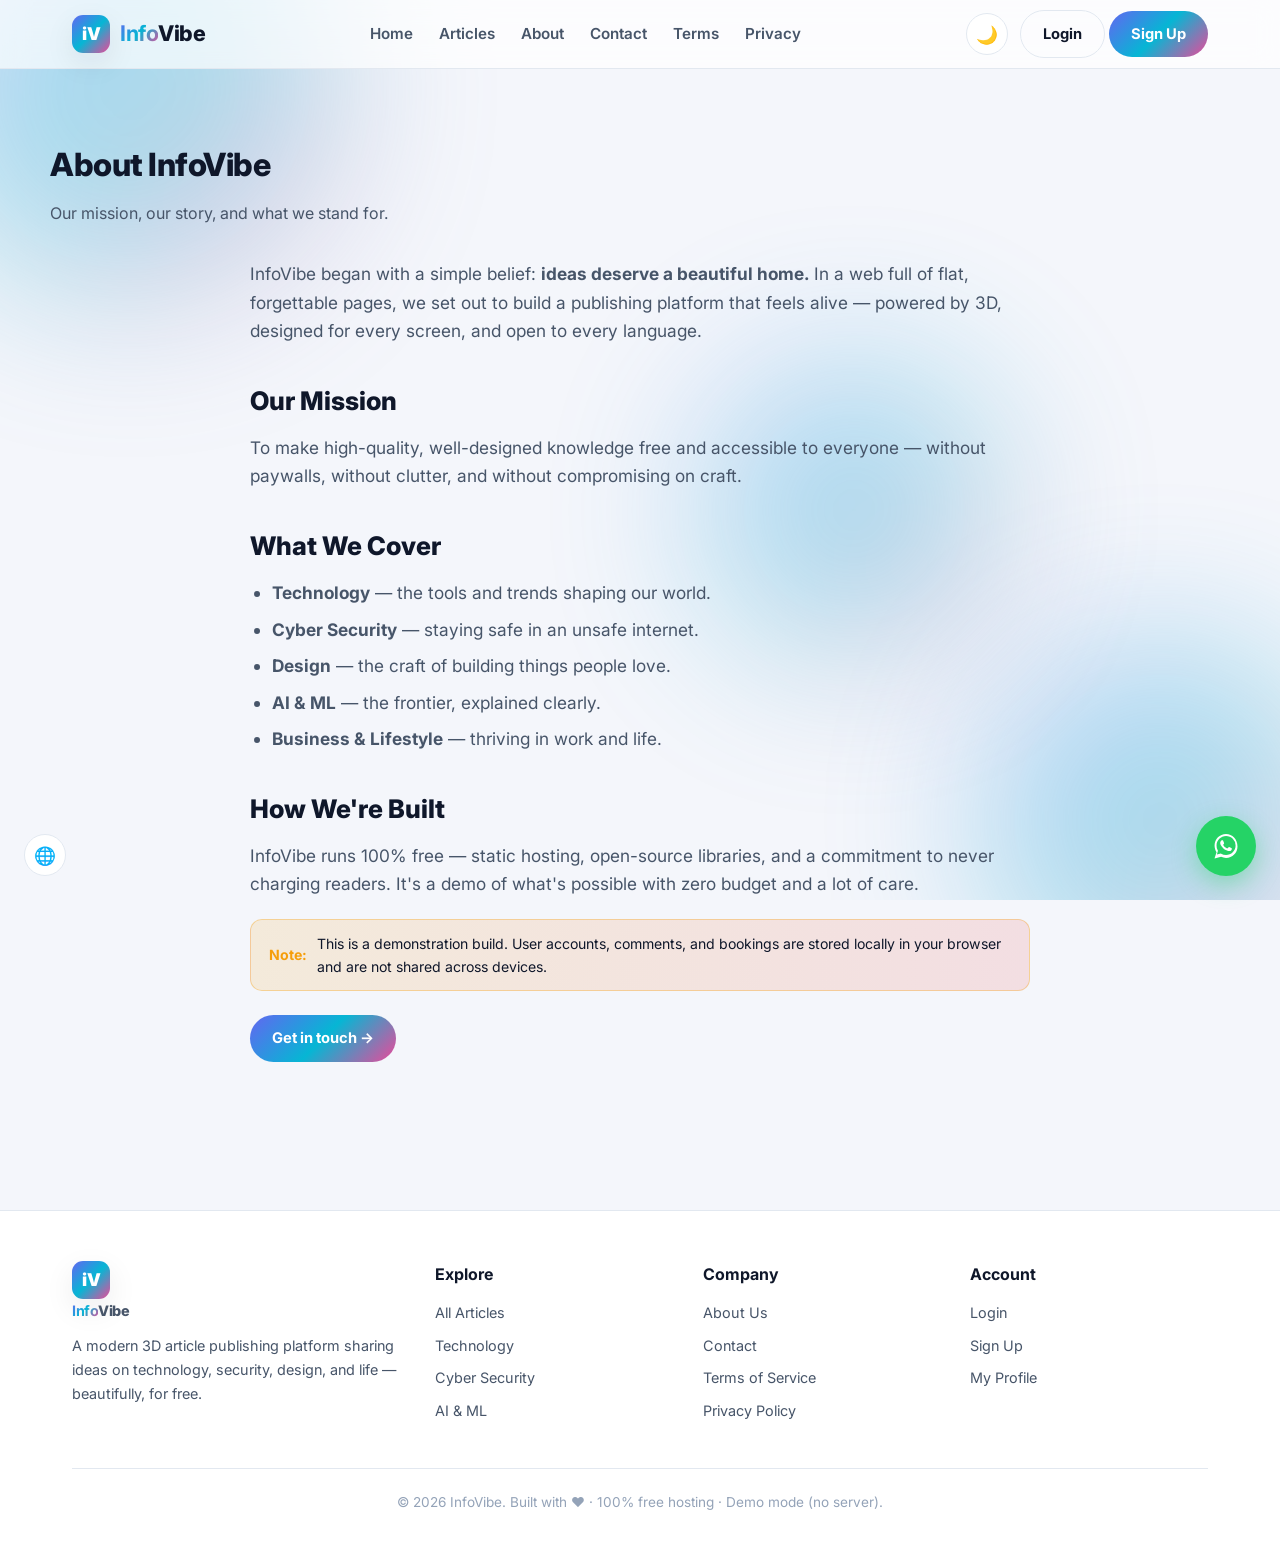
<file: about.html>
<!DOCTYPE html>
<html lang="en" data-theme="light">
<head>
  <meta charset="UTF-8" />
  
  <link rel="canonical" href="https://umee02199.github.io/infovibe/about.html" />
  <title>About — InfoVibe</title>
  <meta name="description" content="InfoVibe is a free, 3D-powered article publishing platform sharing ideas on technology, cyber security, design, AI and life." />
  <meta property="og:title" content="About — InfoVibe" />
  <meta property="og:description" content="Our mission: make high-quality, well-designed knowledge free and accessible to everyone." />
  <meta property="og:type" content="website" />
  <meta property="og:url" content="https://umee02199.github.io/infovibe/about.html" />
  <meta property="og:image" content="https://umee02199.github.io/infovibe/assets/img/og-default.png" />
  <meta name="twitter:card" content="summary_large_image" />
  <link href="https://fonts.googleapis.com/css2?family=Inter:wght@400;600;800;900&display=swap" rel="stylesheet" />
  <link rel="stylesheet" href="assets/css/style.css" />
  <link rel="icon" href="data:image/svg+xml,<svg xmlns='http://www.w3.org/2000/svg' viewBox='0 0 100 100'><text y='.9em' font-size='90'>💡</text></svg>" />
</head>
<body>
  <div class="bg-blobs"><span></span><span></span><span></span></div>
  <div data-chrome-nav></div>
  <section class="section container">
    <h1 class="section-title">About InfoVibe</h1>
    <p class="section-sub">Our mission, our story, and what we stand for.</p>
    <div class="prose" style="max-width:780px;">
      <p>InfoVibe began with a simple belief: <b>ideas deserve a beautiful home.</b> In a web full of flat, forgettable pages, we set out to build a publishing platform that feels alive — powered by 3D, designed for every screen, and open to every language.</p>
      <h2>Our Mission</h2>
      <p>To make high-quality, well-designed knowledge free and accessible to everyone — without paywalls, without clutter, and without compromising on craft.</p>
      <h2>What We Cover</h2>
      <ul class="bullets">
        <li><b>Technology</b> — the tools and trends shaping our world.</li>
        <li><b>Cyber Security</b> — staying safe in an unsafe internet.</li>
        <li><b>Design</b> — the craft of building things people love.</li>
        <li><b>AI & ML</b> — the frontier, explained clearly.</li>
        <li><b>Business & Lifestyle</b> — thriving in work and life.</li>
      </ul>
      <h2>How We're Built</h2>
      <p>InfoVibe runs 100% free — static hosting, open-source libraries, and a commitment to never charging readers. It's a demo of what's possible with zero budget and a lot of care.</p>
      <div class="demo-banner"><b>Note:</b> This is a demonstration build. User accounts, comments, and bookings are stored locally in your browser and are not shared across devices.</div>
      <p style="margin-top:24px;"><a class="btn btn-primary" href="contact.html">Get in touch →</a></p>
    </div>
  </section>
  <div data-chrome-footer></div>
  <div data-chrome-floating></div>
  <script src="assets/js/components.js"></script>
  <script src="assets/js/app.js"></script>
</body>
</html>
</file>
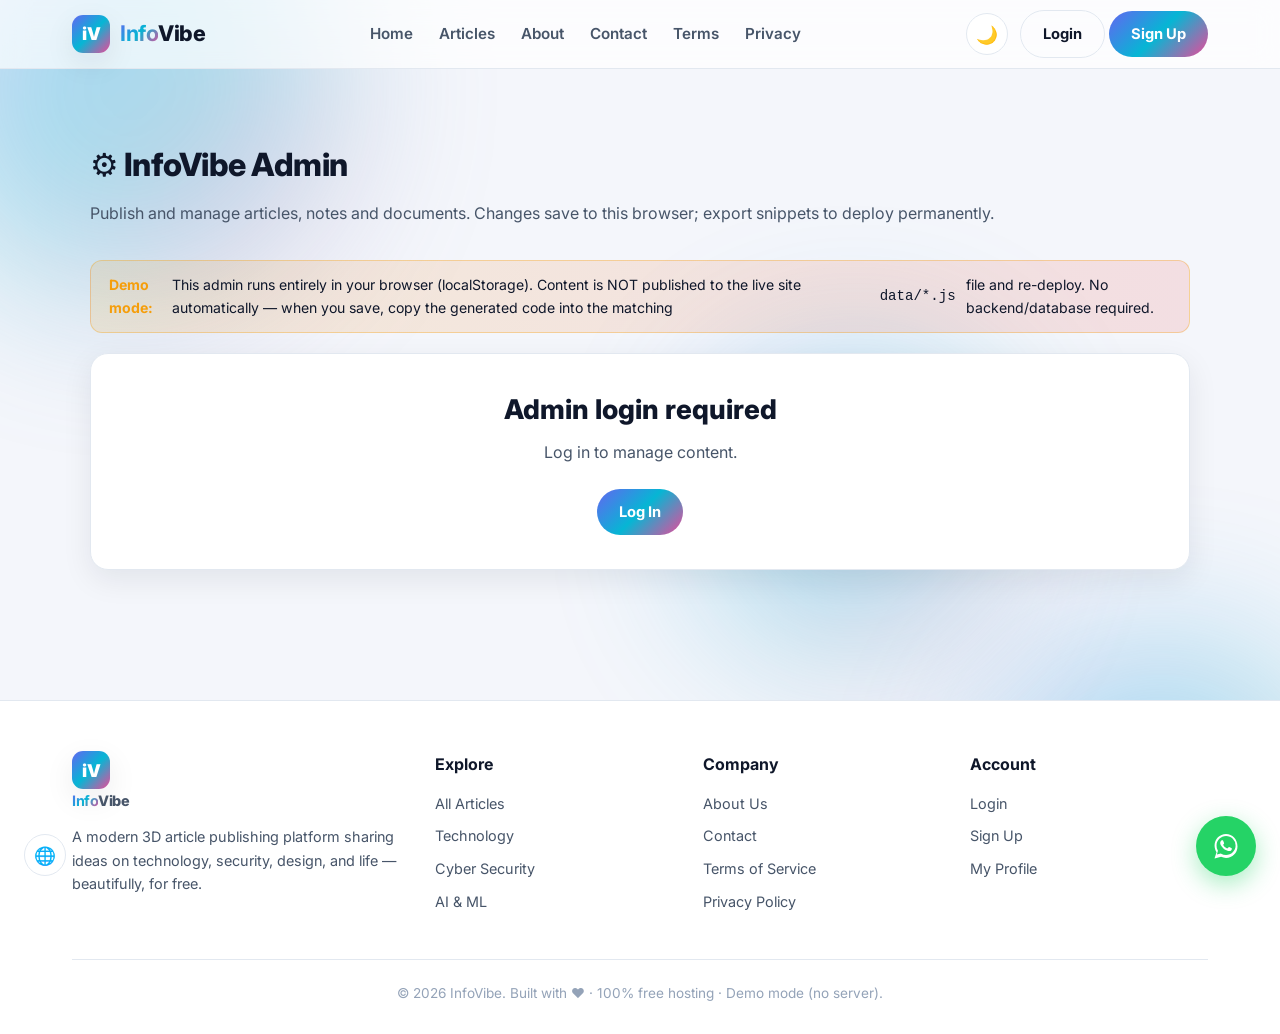
<file: admin.html>
<!DOCTYPE html>
<html lang="en" data-theme="light">
<head>
  <meta charset="UTF-8" />
  <meta name="viewport" content="width=device-width, initial-scale=1.0" />
  <title>Admin Dashboard — InfoVibe</title>
  <meta name="description" content="InfoVibe admin: publish and manage articles, notes and PDF documents." />
  <meta name="robots" content="noindex, nofollow" />
  <link href="https://fonts.googleapis.com/css2?family=Inter:wght@400;600;800;900&display=swap" rel="stylesheet" />
  <link rel="stylesheet" href="assets/css/style.css" />
  <link rel="icon" href="data:image/svg+xml,<svg xmlns='http://www.w3.org/2000/svg' viewBox='0 0 100 100'><text y='.9em' font-size='90'>💡</text></svg>" />
</head>
<body>
  <div class="bg-blobs"><span></span><span></span><span></span></div>
  <div data-chrome-nav></div>

  <section class="section container admin-shell">
    <h1 class="section-title">⚙️ InfoVibe Admin</h1>
    <p class="section-sub">Publish and manage articles, notes and documents. Changes save to this browser; export snippets to deploy permanently.</p>

    <div class="demo-banner">
      <b>Demo mode:</b> This admin runs entirely in your browser (localStorage). Content is NOT published to the live site automatically — when you save, copy the generated code into the matching <code>data/*.js</code> file and re-deploy. No backend/database required.
    </div>

    <div id="login-gate"></div>

    <div id="admin-ui" style="display:none;">
      <!-- Stats -->
      <div class="stat-row" id="stat-row"></div>

      <!-- Tabs -->
      <div class="tabs">
        <button class="tab active" data-tab="articles" onclick="ivTab('articles')">📚 Articles</button>
        <button class="tab" data-tab="notes" onclick="ivTab('notes')">📝 Notes</button>
        <button class="tab" data-tab="pdfs" onclick="ivTab('pdfs')">📄 Documents</button>
        <button class="tab" data-tab="cats" onclick="ivTab('cats')">🗂️ Categories</button>
      </div>

      <!-- ARTICLES TAB -->
      <div class="tab-pane active" id="pane-articles">
        <div class="admin-grid">
          <div class="form-card">
            <h2 id="art-title">New Article</h2>
            <form onsubmit="ivSaveArticle(event)">
              <input type="hidden" id="a-edit-id" />
              <div class="field"><label>Title</label><input id="a-title-in" required placeholder="Article title" /></div>
              <div class="field"><label>Short description</label><input id="a-excerpt-in" required placeholder="One-line summary" /></div>
              <div class="admin-grid" style="gap:14px;">
                <div class="field"><label>Category</label><select id="a-cat-in" required></select></div>
                <div class="field"><label>Tags (comma)</label><input id="a-tags-in" placeholder="webgl, threejs" /></div>
              </div>
              <div class="admin-grid" style="gap:14px;">
                <div class="field"><label>Author</label><input id="a-author-in" required placeholder="Author name" /></div>
                <div class="field"><label>Read time (min)</label><input id="a-read-in" type="number" min="1" value="5" /></div>
              </div>
              <div class="field"><label>Cover emoji</label><input id="a-emoji-in" value="📄" maxlength="4" /></div>
              <div class="field"><label>References (one per line: Label | URL)</label><textarea id="a-refs-in" placeholder="CISA — https://www.cisa.gov"></textarea></div>

              <div class="field">
                <label>Cover Image or PDF (jpg/png/pdf, max 5MB)</label>
                <div class="upload-zone" id="upload-zone" onclick="document.getElementById('a-file').click()">Click to upload image or PDF</div>
                <input id="a-file" type="file" accept=".jpg,.jpeg,.png,.pdf" style="display:none;" onchange="ivHandleFile(event)" />
                <div class="upload-prev" id="upload-prev"></div>
                <div class="err-text" id="file-err"></div>
              </div>

              <div class="field"><label>Body (HTML allowed)</label><textarea id="a-body-in" class="body" required placeholder="<p>Write your article…</p>"></textarea></div>

              <div class="checks">
                <label><input type="checkbox" id="a-featured-in" /> Featured</label>
                <label><input type="checkbox" id="a-trending-in" /> Trending</label>
                <label><input type="checkbox" id="a-draft-in" /> Save as draft (unpublished)</label>
              </div>

              <div style="display:flex;gap:10px;margin-top:10px;">
                <button class="btn btn-primary" type="submit">💾 Save & Generate</button>
                <button class="btn btn-ghost" type="button" onclick="ivResetArticle()">Clear</button>
              </div>
            </form>
            <div style="margin-top:22px;">
              <h3>📋 Generated code (paste into data/articles.js)</h3>
              <div class="code-out" id="code-out">— save an article to see the snippet —</div>
              <button class="mini-btn" type="button" onclick="ivCopyCode()" style="margin-top:8px;">Copy code</button>
            </div>
          </div>
          <div>
            <h3 style="margin-bottom:12px;">Manage Articles</h3>
            <div class="admin-list" id="art-list"></div>
          </div>
        </div>
      </div>

      <!-- NOTES TAB -->
      <div class="tab-pane" id="pane-notes">
        <div class="admin-grid">
          <div class="form-card">
            <h2 id="note-title">New Note</h2>
            <form onsubmit="ivSaveNote(event)">
              <input type="hidden" id="n-edit-id" />
              <div class="field"><label>Title</label><input id="n-title-in" required placeholder="Note title" /></div>
              <div class="admin-grid" style="gap:14px;">
                <div class="field"><label>Category</label><select id="n-cat-in" required></select></div>
                <div class="field"><label>Emoji</label><input id="n-emoji-in" value="📝" maxlength="4" /></div>
              </div>
              <div class="field"><label>Body (HTML allowed)</label><textarea id="n-body-in" class="body" required placeholder="<p>Short note…</p>"></textarea></div>
              <div style="display:flex;gap:10px;">
                <button class="btn btn-primary" type="submit">💾 Save</button>
                <button class="btn btn-ghost" type="button" onclick="ivResetNote()">Clear</button>
              </div>
            </form>
            <div style="margin-top:18px;"><h3>Generated code (paste into data/notes.js)</h3><div class="code-out" id="note-code"></div><button class="mini-btn" type="button" onclick="ivCopyNoteCode()" style="margin-top:8px;">Copy</button></div>
          </div>
          <div><h3 style="margin-bottom:12px;">Manage Notes</h3><div class="admin-list" id="note-list"></div></div>
        </div>
      </div>

      <!-- PDFS TAB -->
      <div class="tab-pane" id="pane-pdfs">
        <div class="admin-grid">
          <div class="form-card">
            <h2 id="pdf-title">New Document</h2>
            <form onsubmit="ivSavePdf(event)">
              <input type="hidden" id="p-edit-id" />
              <div class="field"><label>Title</label><input id="p-title-in" required placeholder="Document title" /></div>
              <div class="field"><label>Description</label><input id="p-desc-in" required placeholder="What this PDF contains" /></div>
              <div class="admin-grid" style="gap:14px;">
                <div class="field"><label>Category</label><select id="p-cat-in" required></select></div>
                <div class="field"><label>Thumbnail emoji</label><input id="p-thumb-in" value="📄" maxlength="4" /></div>
              </div>
              <div class="field"><label>Size label (e.g. "PDF · 12 pages")</label><input id="p-size-in" placeholder="PDF · 12 pages" /></div>
              <div class="field">
                <label>PDF file (pdf only, max 10MB)</label>
                <div class="upload-zone" id="pdf-zone" onclick="document.getElementById('p-file').click()">Click to upload PDF</div>
                <input id="p-file" type="file" accept=".pdf" style="display:none;" onchange="ivHandlePdf(event)" />
                <div class="upload-prev" id="pdf-prev"></div>
                <div class="err-text" id="pdf-err"></div>
              </div>
              <div style="display:flex;gap:10px;">
                <button class="btn btn-primary" type="submit">💾 Save</button>
                <button class="btn btn-ghost" type="button" onclick="ivResetPdf()">Clear</button>
              </div>
            </form>
            <div style="margin-top:18px;"><h3>Generated code (paste into data/pdfs.js)</h3><div class="code-out" id="pdf-code"></div><button class="mini-btn" type="button" onclick="ivCopyPdfCode()" style="margin-top:8px;">Copy</button></div>
          </div>
          <div><h3 style="margin-bottom:12px;">Manage Documents</h3><div class="admin-list" id="pdf-list"></div></div>
        </div>
      </div>

      <!-- CATEGORIES TAB -->
      <div class="tab-pane" id="pane-cats">
        <div class="admin-grid">
          <div class="form-card">
            <h2>Add Category</h2>
            <form onsubmit="ivAddCat(event)">
              <div class="field"><label>ID (lowercase, no spaces)</label><input id="c-id-in" required placeholder="datascience" /></div>
              <div class="admin-grid" style="gap:14px;">
                <div class="field"><label>Name</label><input id="c-name-in" required placeholder="Data Science" /></div>
                <div class="field"><label>Emoji</label><input id="c-emoji-in" value="📊" maxlength="4" /></div>
              </div>
              <button class="btn btn-primary" type="submit">➕ Add Category</button>
            </form>
          </div>
          <div><h3 style="margin-bottom:12px;">All Categories</h3><div class="admin-list" id="cat-list"></div></div>
        </div>
      </div>
    </div>
  </section>

  <div data-chrome-footer></div>
  <div data-chrome-floating></div>

  <script src="assets/js/components.js"></script>
  <script src="data/articles.js"></script>
  <script src="data/notes.js"></script>
  <script src="data/pdfs.js"></script>
  <script src="assets/js/app.js"></script>
  <script src="assets/js/store.js"></script>
  <script>
    const S = window.InfoVibeStore;
    let uploadedFile = null;   // {kind, dataUrl, name, path}
    let uploadedPdf = null;

    // login gate
    (function gate() {
      const sess = ivGetSession();
      const g = document.getElementById("login-gate");
      if (!sess) { g.innerHTML = `<div class="form-card" style="text-align:center;"><h2>Admin login required</h2><p class="sub">Log in to manage content.</p><a class="btn btn-primary" href="login.html">Log In</a></div>`; return; }
      if (!ivIsAdmin(sess.email)) { g.innerHTML = `<div class="form-card" style="text-align:center;"><h2>⛔ Access denied</h2><p class="sub">Your account (${esc(sess.email)}) is not an admin.</p><a class="btn btn-ghost" href="index.html">Back</a></div>`; return; }
      document.getElementById("admin-ui").style.display = "block";
      initAdmin();
    })();

    function initAdmin() {
      const cats = S.getCategories();
      ["a-cat-in","n-cat-in","p-cat-in"].forEach(sel => document.getElementById(sel).innerHTML = cats.map(c => `<option value="${c.id}">${c.emoji} ${c.name}</option>`).join(""));
      renderStats(); renderArticleList(); renderNoteList(); renderPdfList(); renderCatList();
    }

    function renderStats() {
      const arts = S.getArticles();
      const pub = arts.filter(a => a.status !== "draft").length;
      const drafts = arts.filter(a => a.status === "draft").length;
      const imgs = arts.filter(a => a.media && a.media.kind === "image").length;
      const cards = [
        ["📚 Articles", arts.length], ["✅ Published", pub], ["📝 Drafts", drafts],
        ["📄 Documents", S.getPdfs().length], ["🖼️ Images", imgs],
        ["🗂️ Categories", S.getCategories().length], ["📒 Notes", S.getNotes().length]
      ];
      document.getElementById("stat-row").innerHTML = cards.map(c => `<div class="stat-card"><b>${c[1]}</b><span>${c[0]}</span></div>`).join("");
    }

    window.ivTab = function (name) {
      document.querySelectorAll(".tab").forEach(t => t.classList.toggle("active", t.dataset.tab === name));
      document.querySelectorAll(".tab-pane").forEach(p => p.classList.toggle("active", p.id === "pane-" + name));
    };

    // ---- secure file upload (image/pdf) ----
    function ivHandleFile(e) {
      const errEl = document.getElementById("file-err"); const prev = document.getElementById("upload-prev"); errEl.textContent = "";
      const f = e.target.files[0]; if (!f) return;
      const allowed = ["image/jpeg","image/png","application/pdf"]; const max = 5*1024*1024;
      if (!allowed.includes(f.type)) { errEl.textContent = "❌ Only JPG, PNG or PDF allowed."; f.value=""; return; }
      if (f.size > max) { errEl.textContent = "❌ File too large (max 5MB)."; f.value=""; return; }
      const safe = S.safeFileName(f.name, usedFileNames());
      const reader = new FileReader();
      reader.onload = () => {
        const isImg = f.type.startsWith("image/");
        uploadedFile = { kind: isImg ? "image" : "pdf", dataUrl: reader.result, name: safe, path: "assets/img/" + safe };
        prev.innerHTML = isImg ? `<img src="${reader.result}" alt="preview" />` : `<span class="file-chip">📄 ${esc(safe)}</span>`;
      };
      reader.readAsDataURL(f);
    }
    function usedFileNames() { return []; } // extension point for server-side dedup

    // ---- secure pdf upload ----
    function ivHandlePdf(e) {
      const errEl = document.getElementById("pdf-err"); const prev = document.getElementById("pdf-prev"); errEl.textContent = "";
      const f = e.target.files[0]; if (!f) return;
      if (f.type !== "application/pdf") { errEl.textContent = "❌ Only PDF allowed."; f.value=""; return; }
      if (f.size > 10*1024*1024) { errEl.textContent = "❌ File too large (max 10MB)."; f.value=""; return; }
      const safe = S.safeFileName(f.name, usedFileNames());
      const reader = new FileReader();
      reader.onload = () => { uploadedPdf = { dataUrl: reader.result, name: safe, path: "assets/docs/" + safe }; prev.innerHTML = `<span class="file-chip">📄 ${esc(safe)}</span>`; };
      reader.readAsDataURL(f);
    }

    // ---- ARTICLES ----
    async function ivSaveArticle(e) {
      e.preventDefault();
      const id = document.getElementById("a-edit-id").value ||
        document.getElementById("a-title-in").value.trim().toLowerCase().replace(/[^a-z0-9]+/g,"-").replace(/^-|-$/g,"");
      const refsRaw = document.getElementById("a-refs-in").value.trim();
      const references = refsRaw ? refsRaw.split("\n").map(l => { const [label,url] = l.split("|"); return { label: (label||"").trim(), url: (url||"").trim() }; }).filter(r => r.url) : [];
      const art = {
        id, slug: id,
        title: document.getElementById("a-title-in").value.trim(),
        excerpt: document.getElementById("a-excerpt-in").value.trim(),
        category: document.getElementById("a-cat-in").value,
        tags: document.getElementById("a-tags-in").value.split(",").map(t=>t.trim()).filter(Boolean),
        author: document.getElementById("a-author-in").value.trim(),
        date: new Date().toISOString().slice(0,10),
        updated: new Date().toISOString().slice(0,10),
        readTime: parseInt(document.getElementById("a-read-in").value)||5,
        emoji: document.getElementById("a-emoji-in").value||"📄",
        cover: document.getElementById("a-emoji-in").value||"📄",
        featured: document.getElementById("a-featured-in").checked,
        trending: document.getElementById("a-trending-in").checked,
        status: document.getElementById("a-draft-in").checked ? "draft" : "published",
        references,
        media: uploadedFile ? { kind: uploadedFile.kind, dataUrl: uploadedFile.dataUrl, name: uploadedFile.name, path: uploadedFile.path } : null,
        body: document.getElementById("a-body-in").value.trim()
      };
      S.saveArticle(art); renderArticleList(); renderStats();
      document.getElementById("code-out").textContent = S.articleSnippet(art);
      ivToast("Article saved locally ✓ copy the code to publish");
    }
    function renderArticleList() {
      const arts = S.getArticles();
      document.getElementById("art-list").innerHTML = arts.length ? arts.map(d => `
        <div class="admin-row">
          <div><div class="t">${esc(d.title)}</div><div class="m">${ivCat(d.category).name} · ${d.date} · ${d.status==="draft"?"📝 Draft":(d.featured?"🔥 Featured":"")}${d.media?" · 📎"+d.media.kind:""}</div></div>
          <div class="acts">
            <button class="mini-btn" onclick="ivEditArticle('${d.id}')">Edit</button>
            <button class="mini-btn" onclick="ivTogglePublish('${d.id}')">${d.status==="draft"?"Publish":"Unpublish"}</button>
            <button class="mini-btn danger" onclick="ivDeleteArticle('${d.id}')">Delete</button>
          </div>
        </div>`).join("") : `<p class="chip">No articles yet.</p>`;
    }
    function ivEditArticle(id) {
      const d = S.getArticle(id); if (!d) return;
      document.getElementById("a-edit-id").value = d.id;
      document.getElementById("a-title-in").value = d.title;
      document.getElementById("a-excerpt-in").value = d.excerpt;
      document.getElementById("a-cat-in").value = d.category;
      document.getElementById("a-tags-in").value = (d.tags||[]).join(", ");
      document.getElementById("a-author-in").value = d.author;
      document.getElementById("a-read-in").value = d.readTime;
      document.getElementById("a-emoji-in").value = d.emoji;
      document.getElementById("a-refs-in").value = (d.references||[]).map(r=>r.label+" | "+r.url).join("\n");
      document.getElementById("a-body-in").value = d.body;
      document.getElementById("a-featured-in").checked = !!d.featured;
      document.getElementById("a-trending-in").checked = !!d.trending;
      document.getElementById("a-draft-in").checked = d.status === "draft";
      document.getElementById("art-title").textContent = "Edit: " + d.title;
      uploadedFile = d.media || null;
      document.getElementById("upload-prev").innerHTML = d.media ? (d.media.kind==="image"?`<img src="${d.media.dataUrl}" alt="preview" />`:`<span class="file-chip">📄 ${esc(d.media.name)}</span>`) : "";
      document.getElementById("code-out").textContent = S.articleSnippet(d);
    }
    function ivTogglePublish(id) { const d = S.getArticle(id); if (!d) return; d.status = d.status==="draft"?"published":"draft"; S.saveArticle(d); renderArticleList(); renderStats(); ivToast("Status: "+d.status); }
    function ivDeleteArticle(id) { if (!confirm("Delete this article?")) return; S.deleteArticle(id); ivResetArticle(); renderArticleList(); renderStats(); ivToast("Deleted"); }
    function ivResetArticle() {
      document.getElementById("a-edit-id").value=""; document.querySelector("#pane-articles form").reset();
      uploadedFile=null; document.getElementById("upload-prev").innerHTML=""; document.getElementById("art-title").textContent="New Article";
      document.getElementById("code-out").textContent="— save an article to see the snippet —";
    }
    function ivCopyCode() { const t=document.getElementById("code-out").textContent; if(navigator.clipboard)navigator.clipboard.writeText(t); ivToast("Code copied"); }

    // ---- NOTES ----
    function ivSaveNote(e) {
      e.preventDefault();
      const id = document.getElementById("n-edit-id").value || document.getElementById("n-title-in").value.trim().toLowerCase().replace(/[^a-z0-9]+/g,"-").replace(/^-|-$/g,"");
      const note = { id, title: document.getElementById("n-title-in").value.trim(), category: document.getElementById("n-cat-in").value, author: (ivGetSession()&&ivGetSession().name)||"InfoVibe Desk", date: new Date().toISOString().slice(0,10), emoji: document.getElementById("n-emoji-in").value||"📝", body: document.getElementById("n-body-in").value.trim() };
      S.saveNote(note); renderNoteList(); renderStats();
      document.getElementById("note-code").textContent = "  {\n    id: "+JSON.stringify(note.id)+",\n    title: "+JSON.stringify(note.title)+",\n    category: "+JSON.stringify(note.category)+",\n    author: "+JSON.stringify(note.author)+",\n    date: "+JSON.stringify(note.date)+",\n    emoji: "+JSON.stringify(note.emoji)+",\n    body: `"+String(note.body).replace(/`/g,"\\`")+"`\n  },";
      ivToast("Note saved ✓");
    }
    function renderNoteList() {
      const notes = S.getNotes();
      document.getElementById("note-list").innerHTML = notes.length ? notes.map(n => `
        <div class="admin-row"><div><div class="t">${esc(n.title)}</div><div class="m">${ivCat(n.category).name} · ${n.date}</div></div>
        <div class="acts"><button class="mini-btn" onclick="ivEditNote('${n.id}')">Edit</button><button class="mini-btn danger" onclick="ivDeleteNote('${n.id}')">Delete</button></div></div>`).join("") : `<p class="chip">No notes yet.</p>`;
    }
    function ivEditNote(id){ const n=S.getNote(id); if(!n)return; document.getElementById("n-edit-id").value=n.id; document.getElementById("n-title-in").value=n.title; document.getElementById("n-cat-in").value=n.category; document.getElementById("n-emoji-in").value=n.emoji; document.getElementById("n-body-in").value=n.body; document.getElementById("note-title").textContent="Edit: "+n.title; }
    function ivDeleteNote(id){ if(!confirm("Delete this note?"))return; S.deleteNote(id); ivResetNote(); renderNoteList(); renderStats(); }
    function ivResetNote(){ document.getElementById("n-edit-id").value=""; document.querySelector("#pane-notes form").reset(); document.getElementById("note-title").textContent="New Note"; }
    function ivCopyNoteCode(){ const t=document.getElementById("note-code").textContent; if(navigator.clipboard)navigator.clipboard.writeText(t); ivToast("Copied"); }

    // ---- PDFS ----
    function ivSavePdf(e) {
      e.preventDefault();
      if (!uploadedPdf) { document.getElementById("pdf-err").textContent="❌ Upload a PDF first."; return; }
      const id = document.getElementById("p-edit-id").value || document.getElementById("p-title-in").value.trim().toLowerCase().replace(/[^a-z0-9]+/g,"-").replace(/^-|-$/g,"");
      const pdf = { id, title: document.getElementById("p-title-in").value.trim(), description: document.getElementById("p-desc-in").value.trim(), category: document.getElementById("p-cat-in").value, author: (ivGetSession()&&ivGetSession().name)||"InfoVibe Desk", uploadDate: new Date().toISOString().slice(0,10), sizeLabel: document.getElementById("p-size-in").value||"PDF", path: uploadedPdf.path, thumbnail: document.getElementById("p-thumb-in").value||"📄" };
      S.savePdf(pdf); renderPdfList(); renderStats();
      document.getElementById("pdf-code").textContent = "  {\n    id: "+JSON.stringify(pdf.id)+",\n    title: "+JSON.stringify(pdf.title)+",\n    description: "+JSON.stringify(pdf.description)+",\n    category: "+JSON.stringify(pdf.category)+",\n    author: "+JSON.stringify(pdf.author)+",\n    uploadDate: "+JSON.stringify(pdf.uploadDate)+",\n    sizeLabel: "+JSON.stringify(pdf.sizeLabel)+",\n    path: "+JSON.stringify(pdf.path)+",\n    thumbnail: "+JSON.stringify(pdf.thumbnail)+"\n  },";
      ivToast("Document saved ✓");
    }
    function renderPdfList() {
      const pdfs = S.getPdfs();
      document.getElementById("pdf-list").innerHTML = pdfs.length ? pdfs.map(p => `
        <div class="admin-row"><div><div class="t">${esc(p.title)}</div><div class="m">${ivCat(p.category).name} · ${p.uploadDate} · 📄 ${esc(p.sizeLabel||"")}</div></div>
        <div class="acts"><button class="mini-btn" onclick="ivEditPdf('${p.id}')">Edit</button><button class="mini-btn danger" onclick="ivDeletePdf('${p.id}')">Delete</button></div></div>`).join("") : `<p class="chip">No documents yet.</p>`;
    }
    function ivEditPdf(id){ const p=S.getPdf(id); if(!p)return; document.getElementById("p-edit-id").value=p.id; document.getElementById("p-title-in").value=p.title; document.getElementById("p-desc-in").value=p.description; document.getElementById("p-cat-in").value=p.category; document.getElementById("p-thumb-in").value=p.thumbnail; document.getElementById("p-size-in").value=p.sizeLabel||""; document.getElementById("pdf-title").textContent="Edit: "+p.title; uploadedPdf={path:p.path,name:p.path.split("/").pop()}; document.getElementById("pdf-prev").innerHTML=`<span class="file-chip">📄 ${esc(p.path.split("/").pop())}</span>`; }
    function ivDeletePdf(id){ if(!confirm("Delete this document?"))return; S.deletePdf(id); ivResetPdf(); renderPdfList(); renderStats(); }
    function ivResetPdf(){ document.getElementById("p-edit-id").value=""; document.querySelector("#pane-pdfs form").reset(); uploadedPdf=null; document.getElementById("pdf-prev").innerHTML=""; document.getElementById("pdf-title").textContent="New Document"; }
    function ivCopyPdfCode(){ const t=document.getElementById("pdf-code").textContent; if(navigator.clipboard)navigator.clipboard.writeText(t); ivToast("Copied"); }

    // ---- CATEGORIES ----
    function ivAddCat(e){ e.preventDefault(); const id=document.getElementById("c-id-in").value.trim().toLowerCase().replace(/[^a-z0-9]+/g,"-"); const name=document.getElementById("c-name-in").value.trim(); const emoji=document.getElementById("c-emoji-in").value||"📁"; if(!id||!name)return; S.addCategory({id,name,emoji}); initAdmin(); document.querySelector("#pane-cats form").reset(); ivToast("Category added ✓"); }
    function renderCatList(){ const cats=S.getCategories(); document.getElementById("cat-list").innerHTML = cats.map(c=>`<div class="admin-row"><div><div class="t">${c.emoji} ${esc(c.name)}</div><div class="m">id: ${esc(c.id)}</div></div></div>`).join(""); }
  </script>
</body>
</html>
</file>
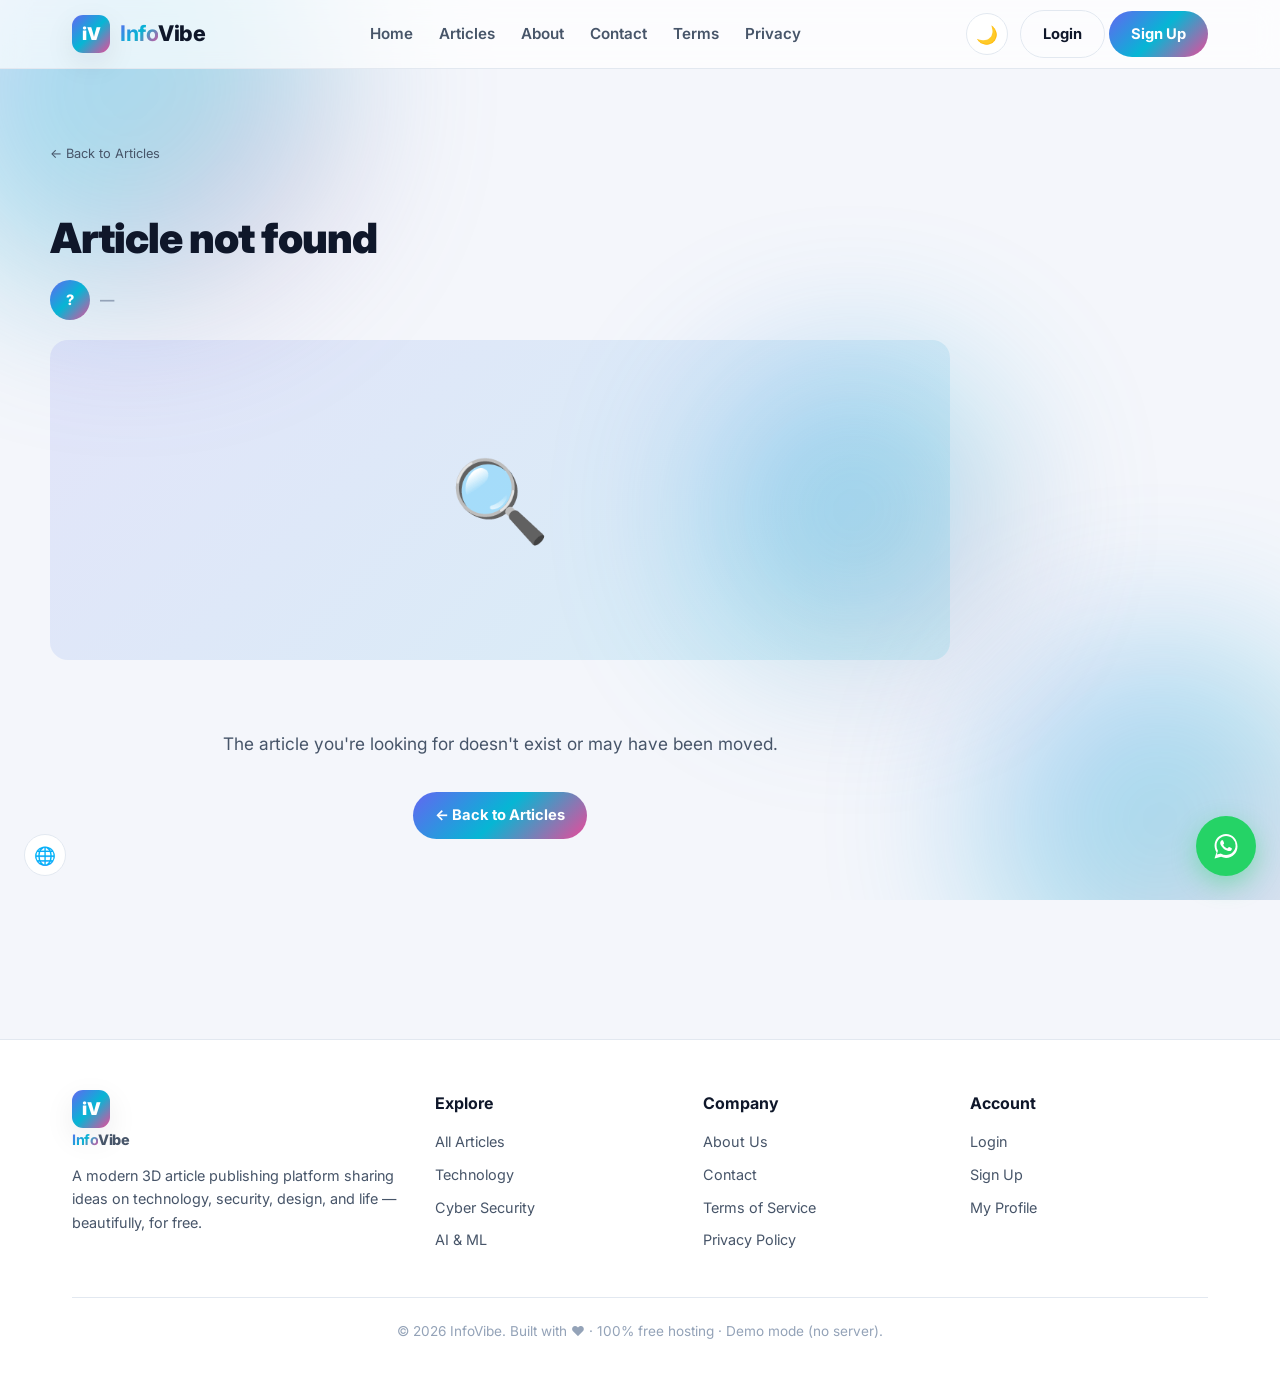
<file: article.html>
<!DOCTYPE html>
<html lang="en" data-theme="light">
<head>
  <meta charset="UTF-8" />
  <meta name="viewport" content="width=device-width, initial-scale=1.0" />
  <title>Article — InfoVibe</title>
  <link href="https://fonts.googleapis.com/css2?family=Inter:wght@400;600;800;900&display=swap" rel="stylesheet" />
  <link rel="stylesheet" href="assets/css/style.css" />
  <link rel="icon" href="data:image/svg+xml,<svg xmlns='http://www.w3.org/2000/svg' viewBox='0 0 100 100'><text y='.9em' font-size='90'>💡</text></svg>" />
</head>
<body>
  <div class="bg-blobs"><span></span><span></span><span></span></div>
  <div data-chrome-nav></div>

  <article class="section container article-layout">
    <div class="article-main">
      <a href="articles.html" class="chip">← Back to Articles</a>
      <div class="article-hero">
        <div class="tag-row" id="a-tags"></div>
        <h1 id="a-title">Loading…</h1>
        <p class="a-desc" id="a-desc"></p>
        <div class="article-meta">
          <div class="author"><div class="author-avatar" id="a-avatar">?</div><div><b id="a-author">—</b><br><span id="a-date"></span></div></div>
          <span class="chip" id="a-read"></span>
        </div>
        <div class="article-cover" id="a-cover">📄</div>
        <div id="a-media"></div>
      </div>

      <div class="prose" id="a-body"></div>

      <!-- References / sources -->
      <section class="refs" id="a-refs" style="display:none;">
        <h3>📚 References & Sources</h3>
        <ul id="a-refs-list"></ul>
      </section>

      <section class="related" id="a-related" aria-label="Related articles"></section>

      <div class="share-row" id="a-share"></div>

      <div class="comments" id="c-section">
        <h3 style="margin-bottom:16px;">💬 Comments <span id="c-count" class="chip"></span></h3>
        <div class="demo-banner"><b>Demo mode:</b> Comments are stored in your browser (localStorage) only. No server — they won't appear for other visitors.</div>
        <form class="comment-form" id="c-form" onsubmit="ivSubmitComment(event)">
          <input id="c-name" type="text" placeholder="Your name" required />
          <textarea id="c-text" rows="3" placeholder="Share your thoughts…" required></textarea>
          <button class="btn btn-primary" type="submit">Post Comment</button>
        </form>
        <div id="comments-list" style="margin-top:20px;"></div>
      </div>
    </div>

    <!-- Table of contents sidebar -->
    <aside class="toc-side" id="a-toc" style="display:none;">
      <div class="toc-inner">
        <h4>📑 Contents</h4>
        <nav id="a-toc-list"></nav>
      </div>
    </aside>
  </article>

  <div data-chrome-footer></div>
  <div data-chrome-floating></div>

  <script src="assets/js/components.js"></script>
  <script src="data/articles.js"></script>
  <script src="data/notes.js"></script>
  <script src="data/pdfs.js"></script>
  <script src="assets/js/app.js"></script>
  <script src="assets/js/store.js"></script>
  <script>
    function showNotFound() {
      document.getElementById("a-title").textContent = "Article not found";
      document.getElementById("a-tags").innerHTML = "";
      document.getElementById("a-author").textContent = "—";
      document.getElementById("a-date").textContent = "";
      document.getElementById("a-read").textContent = "";
      document.getElementById("a-cover").textContent = "🔍";
      document.getElementById("a-media").innerHTML = "";
      document.getElementById("a-body").innerHTML =
        `<div class="not-found"><p>The article you're looking for doesn't exist or may have been moved.</p>
         <a class="btn btn-primary" href="articles.html">← Back to Articles</a></div>`;
      const c = document.getElementById("c-section"); if (c) c.style.display = "none";
      const s = document.getElementById("a-share"); if (s) s.style.display = "none";
      const t = document.getElementById("a-toc"); if (t) t.style.display = "none";
    }

    function ivSetMeta(sel, attr, val) {
      let m = document.head.querySelector(sel);
      if (!m) { m = document.createElement("meta"); m.setAttribute(attr, sel.split('"')[1]); document.head.appendChild(m); }
      m.setAttribute("content", val);
    }
    function applyArticleSEO(art, url) {
      ivSetMeta('meta[name="description"]', "name", art.excerpt);
      let can = document.head.querySelector('link[rel="canonical"]');
      if (!can) { can = document.createElement("link"); can.rel = "canonical"; document.head.appendChild(can); }
      can.href = url.split("?")[0];
      ivSetMeta('meta[property="og:title"]', "property", art.title);
      ivSetMeta('meta[property="og:description"]', "property", art.excerpt);
      ivSetMeta('meta[property="og:url"]', "property", can.href);
      ivSetMeta('meta[property="og:type"]', "property", "article");
      const OG_DEFAULT = "https://umee02199.github.io/infovibe/assets/img/og-default.png";
      const mediaForShare = (art.media && art.media.kind === "image" && art.media.path) ? art.media.path : OG_DEFAULT;
      ivSetMeta('meta[property="og:image"]', "property", mediaForShare);
      let json = document.getElementById("iv-jsonld");
      if (!json) { json = document.createElement("script"); json.type = "application/ld+json"; json.id = "iv-jsonld"; document.head.appendChild(json); }
      json.textContent = JSON.stringify({
        "@context": "https://schema.org", "@type": "Article",
        "headline": art.title, "author": { "@type": "Person", "name": art.author },
        "datePublished": art.date, "dateModified": art.updated || art.date, "image": mediaForShare,
        "publisher": { "@type": "Organization", "name": IV.siteName },
        "keywords": (art.tags || []).join(", ")
      });
    }

    document.addEventListener("DOMContentLoaded", function () {
      const S = window.InfoVibeStore;
      const id = new URLSearchParams(location.search).get("id");
      const a = S.getArticle(id);
      if (!a) { showNotFound(); return; }

      S.bumpView(a.id); // popular tracking

      document.title = a.title + " — InfoVibe";
      document.getElementById("a-title").textContent = a.title;
      document.getElementById("a-desc").textContent = a.excerpt || "";
      document.getElementById("a-tags").innerHTML = `<span class="tag">${ivCat(a.category).emoji} ${ivCat(a.category).name}</span>` +
        (a.tags || []).map(t => `<span class="tag">#${esc(t)}</span>`).join("");
      document.getElementById("a-author").textContent = a.author;
      document.getElementById("a-avatar").textContent = a.author[0];
      const upd = a.updated && a.updated !== a.date ? ` · Updated ${ivFmtDate(a.updated)}` : "";
      document.getElementById("a-date").textContent = "📅 " + ivFmtDate(a.date) + upd;
      document.getElementById("a-read").textContent = "🕒 " + a.readTime + " min read";

      const mediaEl = document.getElementById("a-media");
      const mediaSrc = a.media ? (a.media.dataUrl || a.media.path || "") : "";
      if (a.media && a.media.kind === "image") {
        document.getElementById("a-cover").style.display = "none";
        mediaEl.innerHTML = `<img class="article-media-img" src="${mediaSrc}" alt="${esc(a.title)} cover" loading="lazy" />`;
      } else if (a.media && a.media.kind === "pdf") {
        document.getElementById("a-cover").textContent = "📄";
        mediaEl.innerHTML = `<a class="file-chip pdf-link" href="${mediaSrc}" target="_blank" rel="noopener">📄 View / Download PDF (${esc(a.media.name)})</a>`;
      } else {
        document.getElementById("a-cover").textContent = a.cover || "📄";
        mediaEl.innerHTML = "";
      }

      // Inject body, then build TOC from h2/h3
      document.getElementById("a-body").innerHTML = a.body;
      buildTOC(document.getElementById("a-body"));

      // References
      if (a.references && a.references.length) {
        document.getElementById("a-refs").style.display = "block";
        document.getElementById("a-refs-list").innerHTML = a.references.map(r =>
          `<li><a href="${esc(r.url)}" target="_blank" rel="noopener">${esc(r.label)} ↗</a></li>`).join("");
      }

      const rel = S.getPublishedArticles().filter(x => x.id !== a.id && x.category === a.category).slice(0, 3);
      const relEl = document.getElementById("a-related");
      if (rel.length) {
        relEl.innerHTML = `<h3 class="related-title">📚 Related in ${ivCat(a.category).name}</h3>` +
          rel.map(x => `<a class="related-card" href="article.html?id=${x.slug || x.id}">
            <span class="related-emoji">${x.cover || "📄"}</span>
            <span class="related-meta"><b>${esc(x.title)}</b><small>${x.readTime} min read</small></span>
          </a>`).join("");
      } else { relEl.style.display = "none"; }

      const url = location.href.split("?")[0] + "?id=" + (a.slug || a.id);
      applyArticleSEO(a, url);
      document.getElementById("a-share").innerHTML = `
        <a class="share-btn" href="https://twitter.com/intent/tweet?url=${encodeURIComponent(url)}&text=${encodeURIComponent(a.title)}" target="_blank" rel="noopener">𝕏 Share</a>
        <a class="share-btn" href="https://www.facebook.com/sharer/sharer.php?u=${encodeURIComponent(url)}" target="_blank" rel="noopener">📘 Facebook</a>
        <a class="share-btn" href="https://www.linkedin.com/sharing/share-offsite/?url=${encodeURIComponent(url)}" target="_blank" rel="noopener">🔗 LinkedIn</a>
        <a class="share-btn" href="https://wa.me/${IV.whatsapp}?text=${encodeURIComponent("Check this out: " + a.title + " " + url)}" target="_blank" rel="noopener">💬 WhatsApp</a>`;

      function refresh() {
        const list = ivGetComments(a.id);
        document.getElementById("c-count").textContent = "(" + list.length + ")";
        ivRenderComments(a.id);
      }
      window.ivSubmitComment = function (e) {
        e.preventDefault();
        const name = document.getElementById("c-name").value.trim();
        const text = document.getElementById("c-text").value.trim();
        if (!name || !text) return;
        ivAddComment(a.id, name, text);
        document.getElementById("c-form").reset();
        refresh();
        ivToast("Comment posted (saved locally)");
      };
      refresh();

      function buildTOC(container) {
        const heads = container.querySelectorAll("h2, h3");
        if (heads.length < 2) return;
        const side = document.getElementById("a-toc");
        const nav = document.getElementById("a-toc-list");
        let html = "";
        heads.forEach((h, i) => {
          if (!h.id) h.id = "sec-" + i;
          const cls = h.tagName === "H3" ? "sub" : "";
          html += `<a class="${cls}" href="#${h.id}">${esc(h.textContent)}</a>`;
        });
        nav.innerHTML = html;
        side.style.display = "block";
        // scroll-spy
        const links = [...nav.children];
        const obs = new IntersectionObserver(entries => {
          entries.forEach(en => {
            if (en.isIntersecting) {
              links.forEach(l => l.classList.remove("active"));
              const act = links.find(l => l.getAttribute("href") === "#" + en.target.id);
              if (act) act.classList.add("active");
            }
          });
        }, { rootMargin: "-20% 0px -70% 0px" });
        heads.forEach(h => obs.observe(h));
      }
    });
  </script>
</body>
</html>
</file>
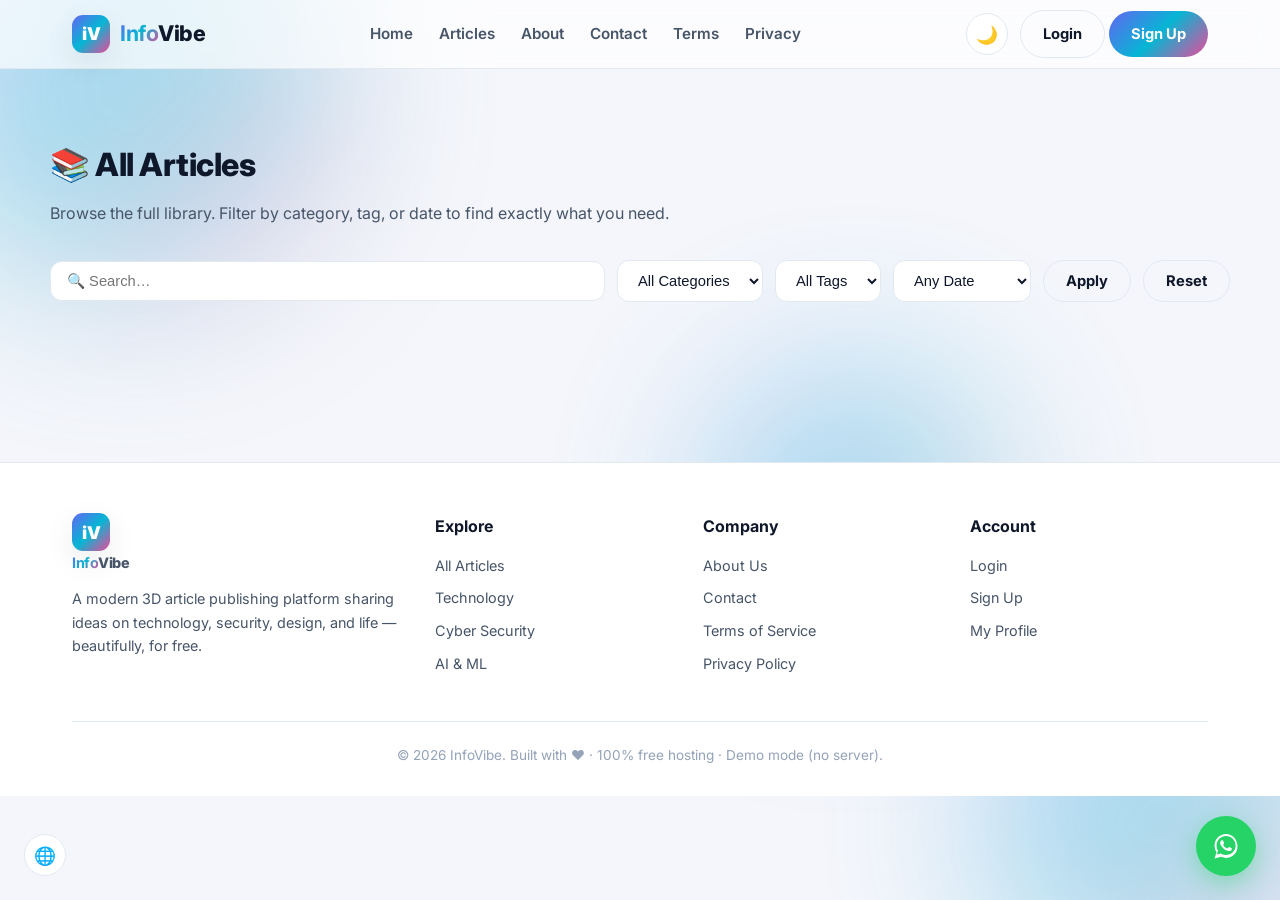
<file: articles.html>
<!DOCTYPE html>
<html lang="en" data-theme="light">
<head>
  <meta charset="UTF-8" />
  
  <link rel="canonical" href="https://umee02199.github.io/infovibe/articles.html" />
  <title>Articles — InfoVibe</title>
  <meta name="description" content="Browse all InfoVibe articles across Technology, Cyber Security, Design, AI, Business and Lifestyle. Filter by category, tag, or date." />
  <meta property="og:title" content="Articles — InfoVibe" />
  <meta property="og:description" content="Browse all InfoVibe articles. Filter by category, tag, or date." />
  <meta property="og:type" content="website" />
  <meta property="og:url" content="https://umee02199.github.io/infovibe/articles.html" />
  <meta property="og:image" content="https://umee02199.github.io/infovibe/assets/img/og-default.png" />
  <meta name="twitter:card" content="summary_large_image" />
  <link href="https://fonts.googleapis.com/css2?family=Inter:wght@400;600;800;900&display=swap" rel="stylesheet" />
  <link rel="stylesheet" href="assets/css/style.css" />
  <link rel="icon" href="data:image/svg+xml,<svg xmlns='http://www.w3.org/2000/svg' viewBox='0 0 100 100'><text y='.9em' font-size='90'>💡</text></svg>" />
</head>
<body>
  <div class="bg-blobs"><span></span><span></span><span></span></div>
  <div data-chrome-nav></div>

  <section class="section container">
    <h1 class="section-title">📚 All Articles</h1>
    <p class="section-sub">Browse the full library. Filter by category, tag, or date to find exactly what you need.</p>

    <div class="filter-bar">
      <input id="f-search" type="text" placeholder="🔍 Search…" style="flex:1;min-width:200px;" />
      <select id="f-cat"><option value="">All Categories</option></select>
      <select id="f-tag"><option value="">All Tags</option></select>
      <select id="f-date">
        <option value="">Any Date</option>
        <option value="30">Last 30 days</option>
        <option value="90">Last 90 days</option>
        <option value="365">Last year</option>
      </select>
      <button class="btn btn-ghost" onclick="ivApplyFilters()">Apply</button>
      <button class="btn btn-ghost" onclick="ivResetFilters()">Reset</button>
    </div>

    <div class="grid grid-3" id="articles-grid"></div>
  </section>

  <div data-chrome-footer></div>
  <div data-chrome-floating></div>

  <script src="assets/js/components.js"></script>
  <script src="data/articles.js"></script>
  <script src="assets/js/app.js"></script>
  <script>
    const { ARTICLES, CATEGORIES } = window.INFOVIBE;
    const params = new URLSearchParams(location.search);
    const allTags = [...new Set(ARTICLES.flatMap(a => a.tags || []))].sort();

    document.getElementById("f-cat").innerHTML += CATEGORIES.map(c => `<option value="${c.id}">${c.emoji} ${c.name}</option>`).join("");
    document.getElementById("f-tag").innerHTML += allTags.map(t => `<option value="${t}">#${t}</option>`).join("");

    // pre-fill from URL
    if (params.get("cat")) document.getElementById("f-cat").value = params.get("cat");
    if (params.get("q")) document.getElementById("f-search").value = params.get("q");
    ["f-search","f-cat","f-tag","f-date"].forEach(id =>
      document.getElementById(id).addEventListener("input", ivApplyFilters));

    const card = a => `
      <a class="card" href="article.html?id=${a.id}">
        <div class="card-img"><div class="emoji">${a.cover}</div></div>
        <div class="card-body">
          <div class="tag-row"><span class="tag">${ivCat(a.category).emoji} ${ivCat(a.category).name}</span></div>
          <h3>${a.title}</h3>
          <p>${a.excerpt}</p>
          <div class="card-meta"><span>✍️ ${a.author}</span><span>🗓️ ${ivFmtDate(a.date)}</span></div>
        </div>
      </a>`;

    function ivApplyFilters() {
      const q = document.getElementById("f-search").value.toLowerCase();
      const cat = document.getElementById("f-cat").value;
      const tag = document.getElementById("f-tag").value;
      const days = parseInt(document.getElementById("f-date").value) || 0;
      const now = Date.now();
      const list = ARTICLES.filter(a => {
        if (cat && a.category !== cat) return false;
        if (tag && !(a.tags || []).includes(tag)) return false;
        if (days && (now - new Date(a.date)) > days * 864e5) return false;
        if (q && !(`${a.title} ${a.excerpt} ${(a.tags||[]).join(' ')}`.toLowerCase().includes(q))) return false;
        return true;
      });
      const grid = document.getElementById("articles-grid");
      grid.innerHTML = list.length ? list.map(card).join("") :
        `<p class="empty">🤔 No articles match your filters. <a class="link" onclick="ivResetFilters()">Reset?</a></p>`;
    }
    function ivResetFilters() {
      ["f-search","f-cat","f-tag","f-date"].forEach(id => document.getElementById(id).value = "");
      ivApplyFilters();
    }
    ivApplyFilters();
  </script>
</body>
</html>
</file>
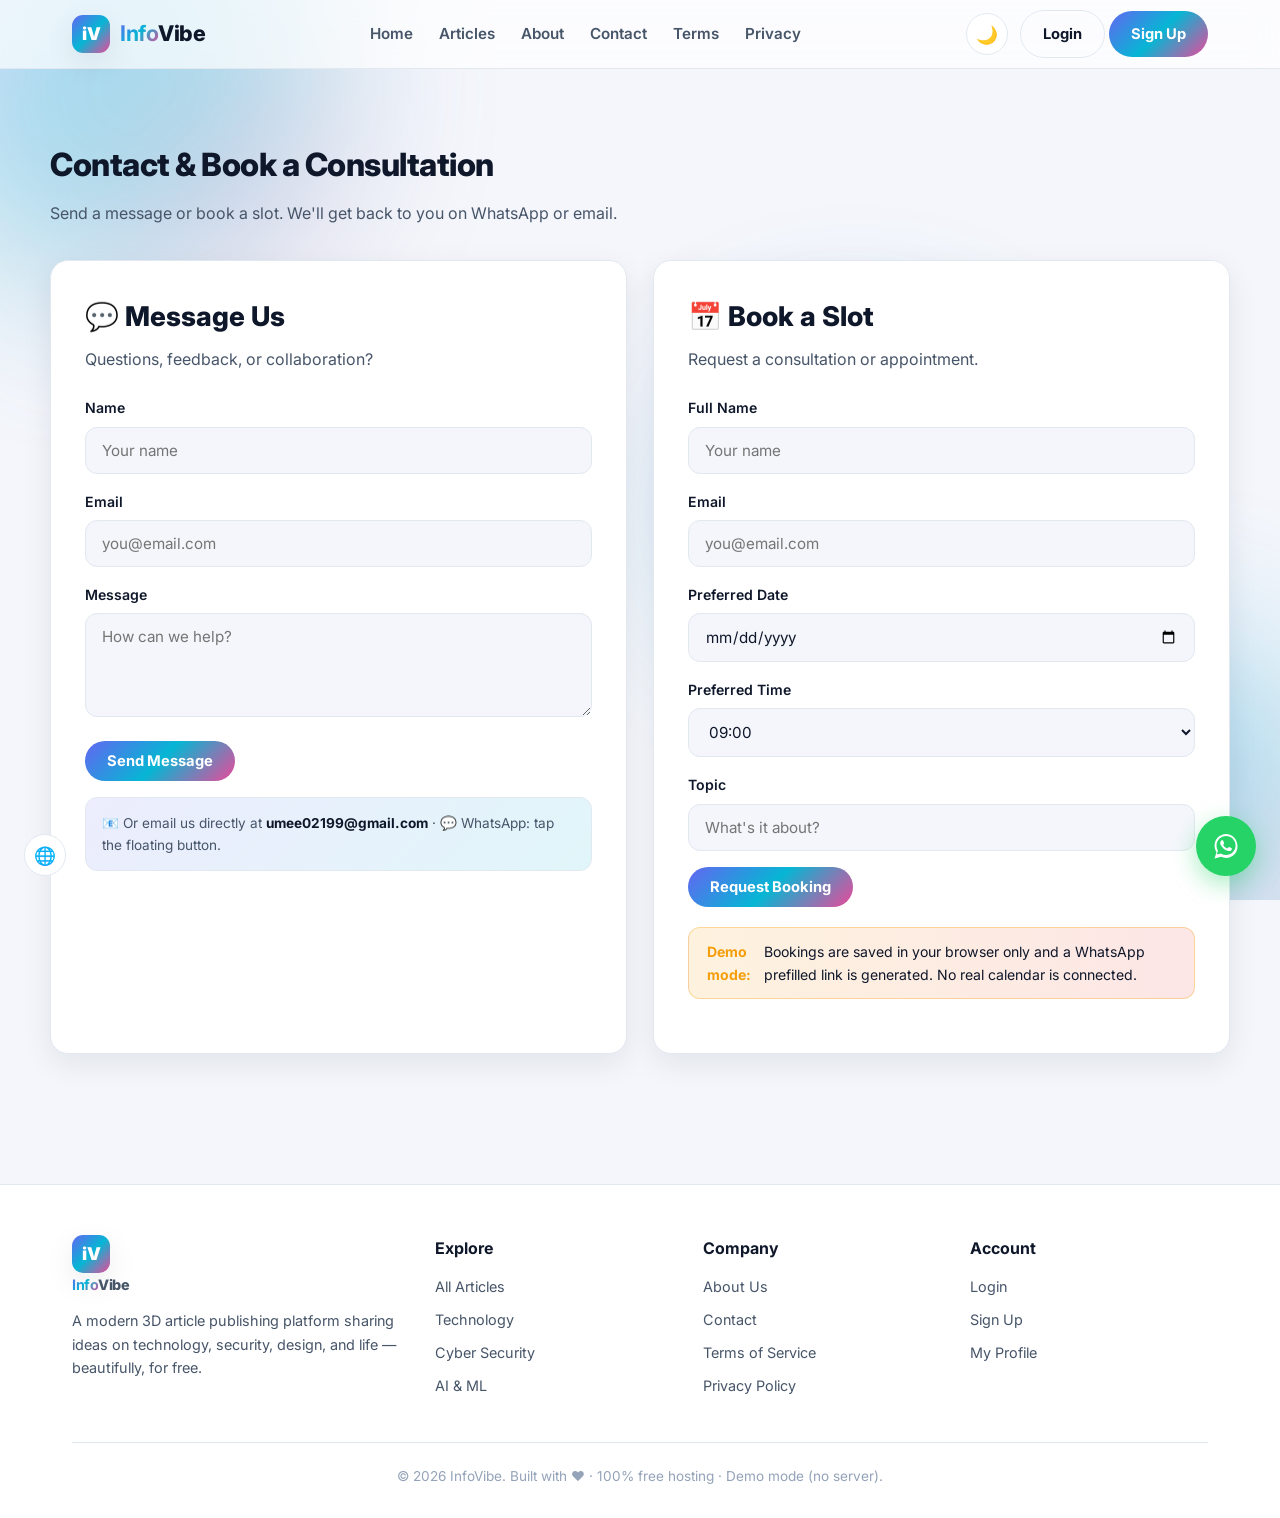
<file: contact.html>
<!DOCTYPE html>
<html lang="en" data-theme="light">
<head>
  <meta charset="UTF-8" />
  
  <link rel="canonical" href="https://umee02199.github.io/infovibe/contact.html" />
  <title>Contact & Booking — InfoVibe</title>
  <meta name="description" content="Contact InfoVibe or book a free consultation. Message us, book a slot, or chat on WhatsApp." />
  <meta property="og:title" content="Contact & Booking — InfoVibe" />
  <meta property="og:description" content="Send a message or book a consultation slot with InfoVibe." />
  <meta property="og:type" content="website" />
  <meta property="og:url" content="https://umee02199.github.io/infovibe/contact.html" />
  <meta property="og:image" content="https://umee02199.github.io/infovibe/assets/img/og-default.png" />
  <meta name="twitter:card" content="summary_large_image" />
  <link href="https://fonts.googleapis.com/css2?family=Inter:wght@400;600;800;900&display=swap" rel="stylesheet" />
  <link rel="stylesheet" href="assets/css/style.css" />
  <link rel="icon" href="data:image/svg+xml,<svg xmlns='http://www.w3.org/2000/svg' viewBox='0 0 100 100'><text y='.9em' font-size='90'>💡</text></svg>" />
</head>
<body>
  <div class="bg-blobs"><span></span><span></span><span></span></div>
  <div data-chrome-nav></div>
  <section class="section container">
    <h1 class="section-title">Contact & Book a Consultation</h1>
    <p class="section-sub">Send a message or book a slot. We'll get back to you on WhatsApp or email.</p>
    <div class="grid grid-2">
      <div class="form-card">
        <h2>💬 Message Us</h2>
        <p class="sub">Questions, feedback, or collaboration?</p>
        <form onsubmit="ivSendMessage(event)">
          <div class="field"><label>Name</label><input id="m-name" required placeholder="Your name" /></div>
          <div class="field"><label>Email</label><input id="m-email" type="email" required placeholder="you@email.com" /></div>
          <div class="field"><label>Message</label><textarea id="m-msg" rows="4" required placeholder="How can we help?"></textarea></div>
          <button class="btn btn-primary" type="submit">Send Message</button>
        </form>
        <div class="note-box">📧 Or email us directly at <b>umee02199@gmail.com</b> · 💬 WhatsApp: tap the floating button.</div>
      </div>
      <div class="form-card">
        <h2>📅 Book a Slot</h2>
        <p class="sub">Request a consultation or appointment.</p>
        <form onsubmit="ivBook(event)">
          <div class="field"><label>Full Name</label><input id="b-name" required placeholder="Your name" /></div>
          <div class="field"><label>Email</label><input id="b-email" type="email" required placeholder="you@email.com" /></div>
          <div class="field"><label>Preferred Date</label><input id="b-date" type="date" required /></div>
          <div class="field"><label>Preferred Time</label><select id="b-time" required><option>09:00</option><option>11:00</option><option>14:00</option><option>16:00</option><option>18:00</option></select></div>
          <div class="field"><label>Topic</label><input id="b-topic" placeholder="What's it about?" /></div>
          <button class="btn btn-primary" type="submit">Request Booking</button>
        </form>
        <div class="demo-banner"><b>Demo mode:</b> Bookings are saved in your browser only and a WhatsApp prefilled link is generated. No real calendar is connected.</div>
      </div>
    </div>
  </section>
  <div data-chrome-footer></div>
  <div data-chrome-floating></div>
  <script src="assets/js/components.js"></script>
  <script src="assets/js/app.js"></script>
  <script>
    const EMAIL = IV.contactEmail, WA = IV.whatsapp;
    window.ivSendMessage = function (e) {
      e.preventDefault();
      const name = document.getElementById("m-name").value.trim();
      const msg = document.getElementById("m-msg").value.trim();
      const text = encodeURIComponent(`Hello InfoVibe! I'm ${name}. ${msg}`);
      ivToast("Opening WhatsApp with your message…");
      window.open(`https://wa.me/${WA}?text=${text}`, "_blank");
    };
    window.ivBook = function (e) {
      e.preventDefault();
      const name = document.getElementById("b-name").value.trim();
      const date = document.getElementById("b-date").value;
      const time = document.getElementById("b-time").value;
      const topic = document.getElementById("b-topic").value.trim();
      const bookings = JSON.parse(ivLSGet("iv_bookings") || "[]");
      bookings.push({ name, date, time, topic, at: new Date().toISOString() });
      ivLSSet("iv_bookings", JSON.stringify(bookings));
      const text = encodeURIComponent(`Booking request from ${name} — ${date} at ${time}. Topic: ${topic || "General"}`);
      ivToast("Booking saved locally ✓ Opening WhatsApp…");
      window.open(`https://wa.me/${WA}?text=${text}`, "_blank");
    };
  </script>
</body>
</html>
</file>
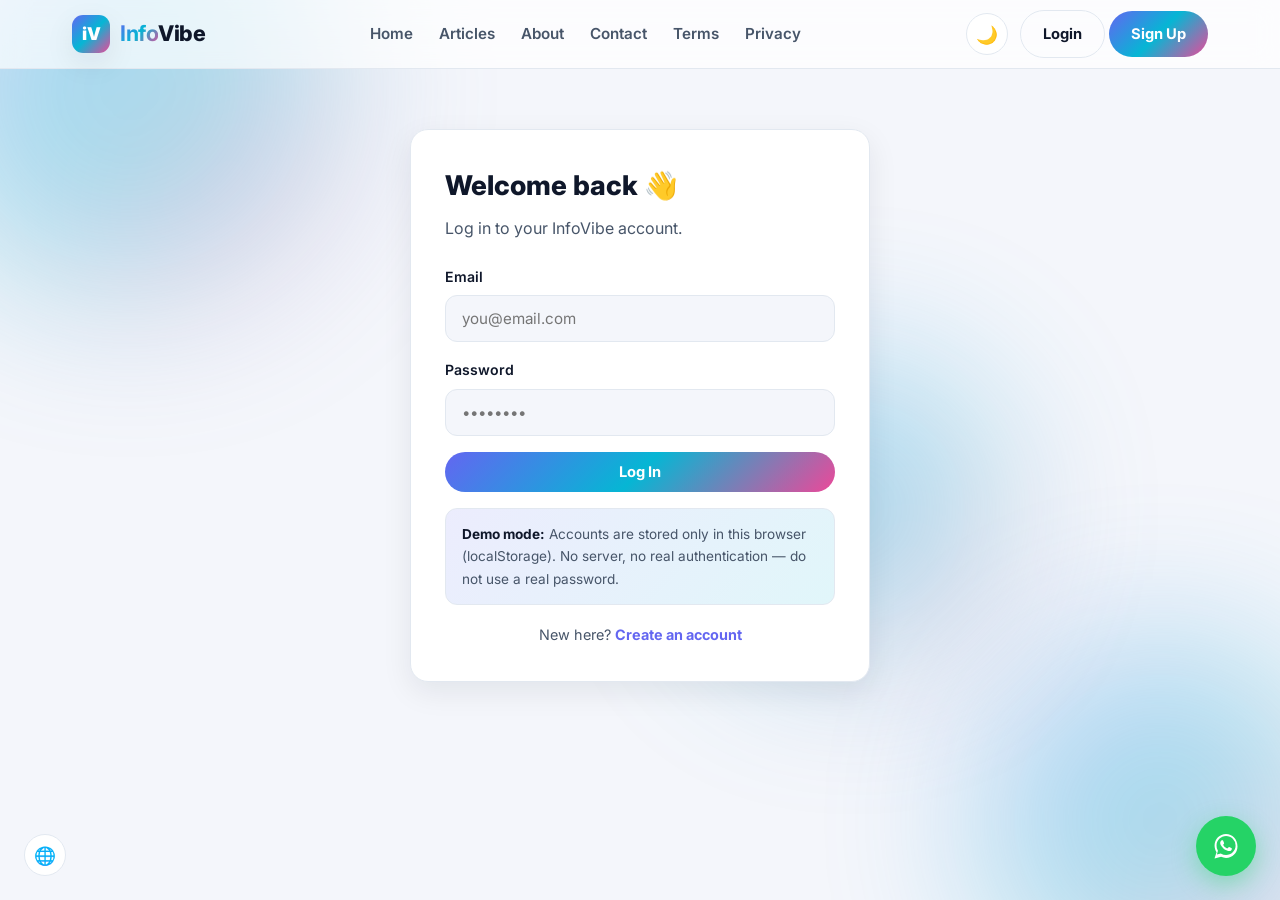
<file: login.html>
<!DOCTYPE html>
<html lang="en" data-theme="light">
<head>
  <meta charset="UTF-8" />
  
  <link rel="canonical" href="https://umee02199.github.io/infovibe/login.html" />
  <title>Login — InfoVibe</title>
  <meta name="description" content="Log in to your InfoVibe account to access your profile and saved content." />
  <meta property="og:title" content="Login — InfoVibe" />
  <meta property="og:description" content="Log in to your InfoVibe account." />
  <meta property="og:type" content="website" />
  <meta property="og:url" content="https://umee02199.github.io/infovibe/login.html" />
  <meta property="og:image" content="https://umee02199.github.io/infovibe/assets/img/og-default.png" />
  <meta name="twitter:card" content="summary_large_image" />
  <link href="https://fonts.googleapis.com/css2?family=Inter:wght@400;600;800;900&display=swap" rel="stylesheet" />
  <link rel="stylesheet" href="assets/css/style.css" />
  <link rel="icon" href="data:image/svg+xml,<svg xmlns='http://www.w3.org/2000/svg' viewBox='0 0 100 100'><text y='.9em' font-size='90'>💡</text></svg>" />
</head>
<body>
  <div class="bg-blobs"><span></span><span></span><span></span></div>
  <div data-chrome-nav></div>
  <div class="auth-wrap">
    <div class="form-card">
      <h2>Welcome back 👋</h2>
      <p class="sub">Log in to your InfoVibe account.</p>
      <form onsubmit="ivDoLogin(event)">
        <div class="field"><label>Email</label><input id="l-email" type="email" required placeholder="you@email.com" /></div>
        <div class="field"><label>Password</label><input id="l-pass" type="password" required placeholder="••••••••" /></div>
        <button class="btn btn-primary" type="submit" style="width:100%;justify-content:center;">Log In</button>
      </form>
      <div class="note-box"><b>Demo mode:</b> Accounts are stored only in this browser (localStorage). No server, no real authentication — do not use a real password.</div>
      <div class="form-switch">New here? <a class="link" href="signup.html">Create an account</a></div>
    </div>
  </div>
  <div data-chrome-floating></div>
  <script src="assets/js/components.js"></script>
  <script src="assets/js/app.js"></script>
  <script>
    window.ivDoLogin = async function (e) {
      e.preventDefault();
      const r = await ivLogin(document.getElementById("l-email").value.trim(), document.getElementById("l-pass").value);
      ivToast(r.msg);
      if (r.ok) setTimeout(() => location.href = "profile.html", 700);
    };
    // redirect if already logged in
    if (ivGetSession()) location.href = "profile.html";
  </script>
</body>
</html>
</file>
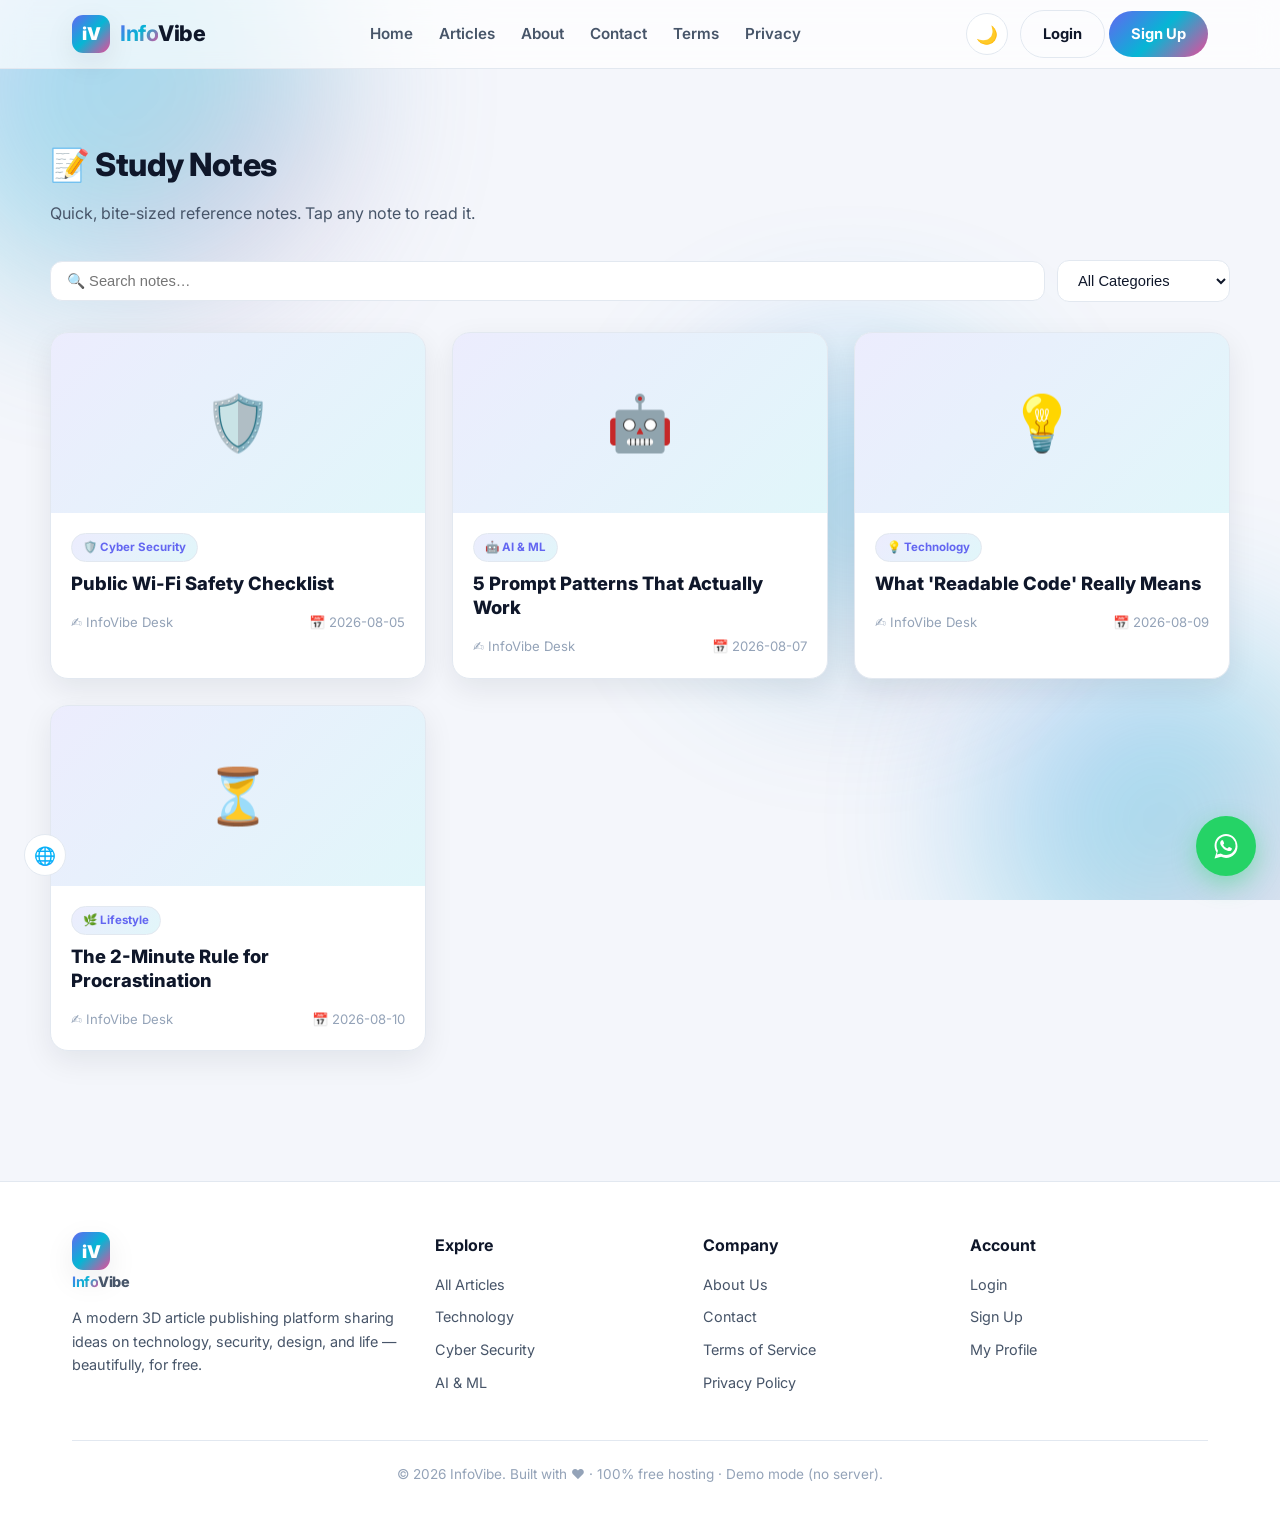
<file: notes.html>
<!DOCTYPE html>
<html lang="en" data-theme="light">
<head>
  <meta charset="UTF-8" />
  <link rel="canonical" href="https://umee02199.github.io/infovibe/notes.html" />
  <title>Notes — InfoVibe</title>
  <meta name="description" content="Browse short, bite-sized study and reference notes published on InfoVibe across technology, AI, cyber security and more." />
  <meta property="og:title" content="Notes — InfoVibe" />
  <meta property="og:description" content="Short, bite-sized study and reference notes." />
  <meta property="og:type" content="website" />
  <meta property="og:url" content="https://umee02199.github.io/infovibe/notes.html" />
  <meta property="og:image" content="https://umee02199.github.io/infovibe/assets/img/og-default.png" />
  <meta name="twitter:card" content="summary_large_image" />
  <link href="https://fonts.googleapis.com/css2?family=Inter:wght@400;600;800;900&display=swap" rel="stylesheet" />
  <link rel="stylesheet" href="assets/css/style.css" />
  <link rel="icon" href="data:image/svg+xml,<svg xmlns='http://www.w3.org/2000/svg' viewBox='0 0 100 100'><text y='.9em' font-size='90'>💡</text></svg>" />
</head>
<body>
  <div class="bg-blobs"><span></span><span></span><span></span></div>
  <div data-chrome-nav></div>

  <section class="section container">
    <h1 class="section-title">📝 Study Notes</h1>
    <p class="section-sub">Quick, bite-sized reference notes. Tap any note to read it.</p>
    <div class="filter-bar">
      <input id="f-search" type="text" placeholder="🔍 Search notes…" style="flex:1;min-width:200px;" />
      <select id="f-cat"><option value="">All Categories</option></select>
    </div>
    <div class="grid grid-3" id="notes-grid"></div>
    <div id="note-reader" class="note-reader" style="display:none;"></div>
  </section>

  <div data-chrome-footer></div>
  <div data-chrome-floating></div>

  <script src="assets/js/components.js"></script>
  <script src="data/articles.js"></script>
  <script src="data/notes.js"></script>
  <script src="data/pdfs.js"></script>
  <script src="assets/js/app.js"></script>
  <script src="assets/js/store.js"></script>
  <script>
    (function () {
      const S = window.InfoVibeStore;
      const cats = S.getCategories();
      const notes = S.getNotes();
      const esc = window.esc || (s => String(s).replace(/[&<>"]/g, m => ({ "&":"&amp;","<":"&lt;",">":"&gt;",'"':"&quot;" }[m])));
      document.getElementById("f-cat").innerHTML += cats.map(c => `<option value="${c.id}">${c.emoji} ${c.name}</option>`).join("");

      function render() {
        const q = document.getElementById("f-search").value.toLowerCase().trim();
        const cat = document.getElementById("f-cat").value;
        const list = notes.filter(n => (!cat || n.category === cat) && (!q || (n.title + " " + (n.body||"")).toLowerCase().includes(q)));
        document.getElementById("notes-grid").innerHTML = list.length ? list.map(n => `
          <a class="card tilt" href="#${n.id}" onclick="ivOpenNote('${n.id}')">
            <div class="card-img"><div class="emoji">${n.emoji || "📝"}</div></div>
            <div class="card-body">
              <div class="tag-row"><span class="tag">${ivCat(n.category).emoji} ${ivCat(n.category).name}</span></div>
              <h3>${esc(n.title)}</h3>
              <div class="card-meta"><span>✍️ ${esc(n.author)}</span><span>📅 ${esc(n.date)}</span></div>
            </div>
          </a>`).join("") : `<p class="empty">🤔 No notes found.</p>`;
      }
      ["f-search","f-cat"].forEach(id => document.getElementById(id).addEventListener("input", render));

      window.ivOpenNote = function (id) {
        const n = S.getNote(id); if (!n) return;
        const r = document.getElementById("note-reader");
        r.innerHTML = `<div class="form-card"><a class="chip" onclick="document.getElementById('note-reader').style.display='none';location.hash='';">← Close</a>
          <h2 style="margin:14px 0 6px;">${n.emoji || "📝"} ${esc(n.title)}</h2>
          <div class="card-meta" style="margin-bottom:16px;"><span>✍️ ${esc(n.author)}</span><span>📅 ${esc(n.date)}</span><span class="tag">${ivCat(n.category).name}</span></div>
          <div class="prose">${n.body}</div></div>`;
        r.style.display = "block";
        r.scrollIntoView({ behavior: "smooth" });
      };
      if (location.hash.length > 1) ivOpenNote(location.hash.slice(1));
      render();
    })();
  </script>
</body>
</html>
</file>
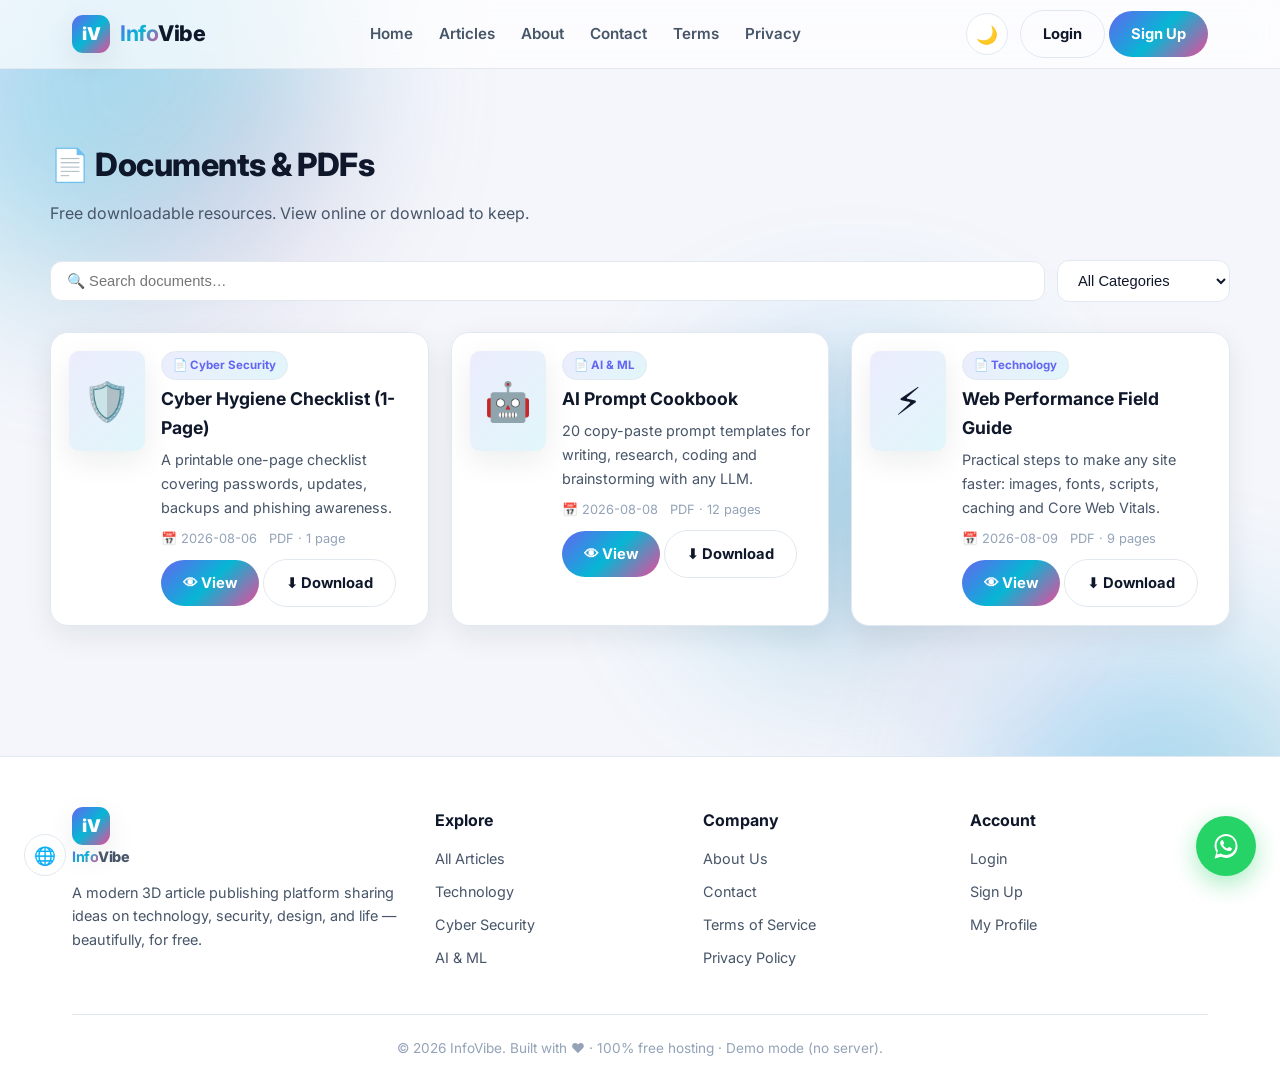
<file: pdfs.html>
<!DOCTYPE html>
<html lang="en" data-theme="light">
<head>
  <meta charset="UTF-8" />
  <link rel="canonical" href="https://umee02199.github.io/infovibe/pdfs.html" />
  <title>Documents & PDFs — InfoVibe</title>
  <meta name="description" content="Download free PDF documents and guides published on InfoVibe: cyber security checklists, AI prompt cookbooks, web performance guides and more." />
  <meta property="og:title" content="Documents & PDFs — InfoVibe" />
  <meta property="og:description" content="Free downloadable PDF documents and guides." />
  <meta property="og:type" content="website" />
  <meta property="og:url" content="https://umee02199.github.io/infovibe/pdfs.html" />
  <meta property="og:image" content="https://umee02199.github.io/infovibe/assets/img/og-default.png" />
  <meta name="twitter:card" content="summary_large_image" />
  <link href="https://fonts.googleapis.com/css2?family=Inter:wght@400;600;800;900&display=swap" rel="stylesheet" />
  <link rel="stylesheet" href="assets/css/style.css" />
  <link rel="icon" href="data:image/svg+xml,<svg xmlns='http://www.w3.org/2000/svg' viewBox='0 0 100 100'><text y='.9em' font-size='90'>💡</text></svg>" />
</head>
<body>
  <div class="bg-blobs"><span></span><span></span><span></span></div>
  <div data-chrome-nav></div>

  <section class="section container">
    <h1 class="section-title">📄 Documents & PDFs</h1>
    <p class="section-sub">Free downloadable resources. View online or download to keep.</p>
    <div class="filter-bar">
      <input id="f-search" type="text" placeholder="🔍 Search documents…" style="flex:1;min-width:200px;" />
      <select id="f-cat"><option value="">All Categories</option></select>
    </div>
    <div class="doc-grid" id="pdf-grid"></div>
  </section>

  <div data-chrome-footer></div>
  <div data-chrome-floating></div>

  <script src="assets/js/components.js"></script>
  <script src="data/articles.js"></script>
  <script src="data/notes.js"></script>
  <script src="data/pdfs.js"></script>
  <script src="assets/js/app.js"></script>
  <script src="assets/js/store.js"></script>
  <script>
    (function () {
      const S = window.InfoVibeStore;
      const cats = S.getCategories();
      const pdfs = S.getPdfs();
      const esc = window.esc || (s => String(s).replace(/[&<>"]/g, m => ({ "&":"&amp;","<":"&lt;",">":"&gt;",'"':"&quot;" }[m])));
      document.getElementById("f-cat").innerHTML += cats.map(c => `<option value="${c.id}">${c.emoji} ${c.name}</option>`).join("");

      function render() {
        const q = document.getElementById("f-search").value.toLowerCase().trim();
        const cat = document.getElementById("f-cat").value;
        const list = pdfs.filter(p => (!cat || p.category === cat) && (!q || (p.title + " " + (p.description||"")).toLowerCase().includes(q)));
        document.getElementById("pdf-grid").innerHTML = list.length ? list.map(p => `
          <div class="doc-card-x tilt">
            <div class="doc-thumb">${p.thumbnail || "📄"}</div>
            <div class="doc-info">
              <div class="tag-row"><span class="tag">📄 ${ivCat(p.category).name}</span></div>
              <h3>${esc(p.title)}</h3>
              <p>${esc(p.description)}</p>
              <div class="doc-meta"><span>📅 ${esc(p.uploadDate)}</span><span>${esc(p.sizeLabel || "")}</span></div>
              <div class="doc-acts">
                <a class="btn btn-primary" href="${esc(p.path)}" target="_blank" rel="noopener">👁 View</a>
                <a class="btn btn-ghost" href="${esc(p.path)}" download>⬇ Download</a>
              </div>
            </div>
          </div>`).join("") : `<p class="empty">🤔 No documents found.</p>`;
      }
      ["f-search","f-cat"].forEach(id => document.getElementById(id).addEventListener("input", render));
      render();
    })();
  </script>
</body>
</html>
</file>
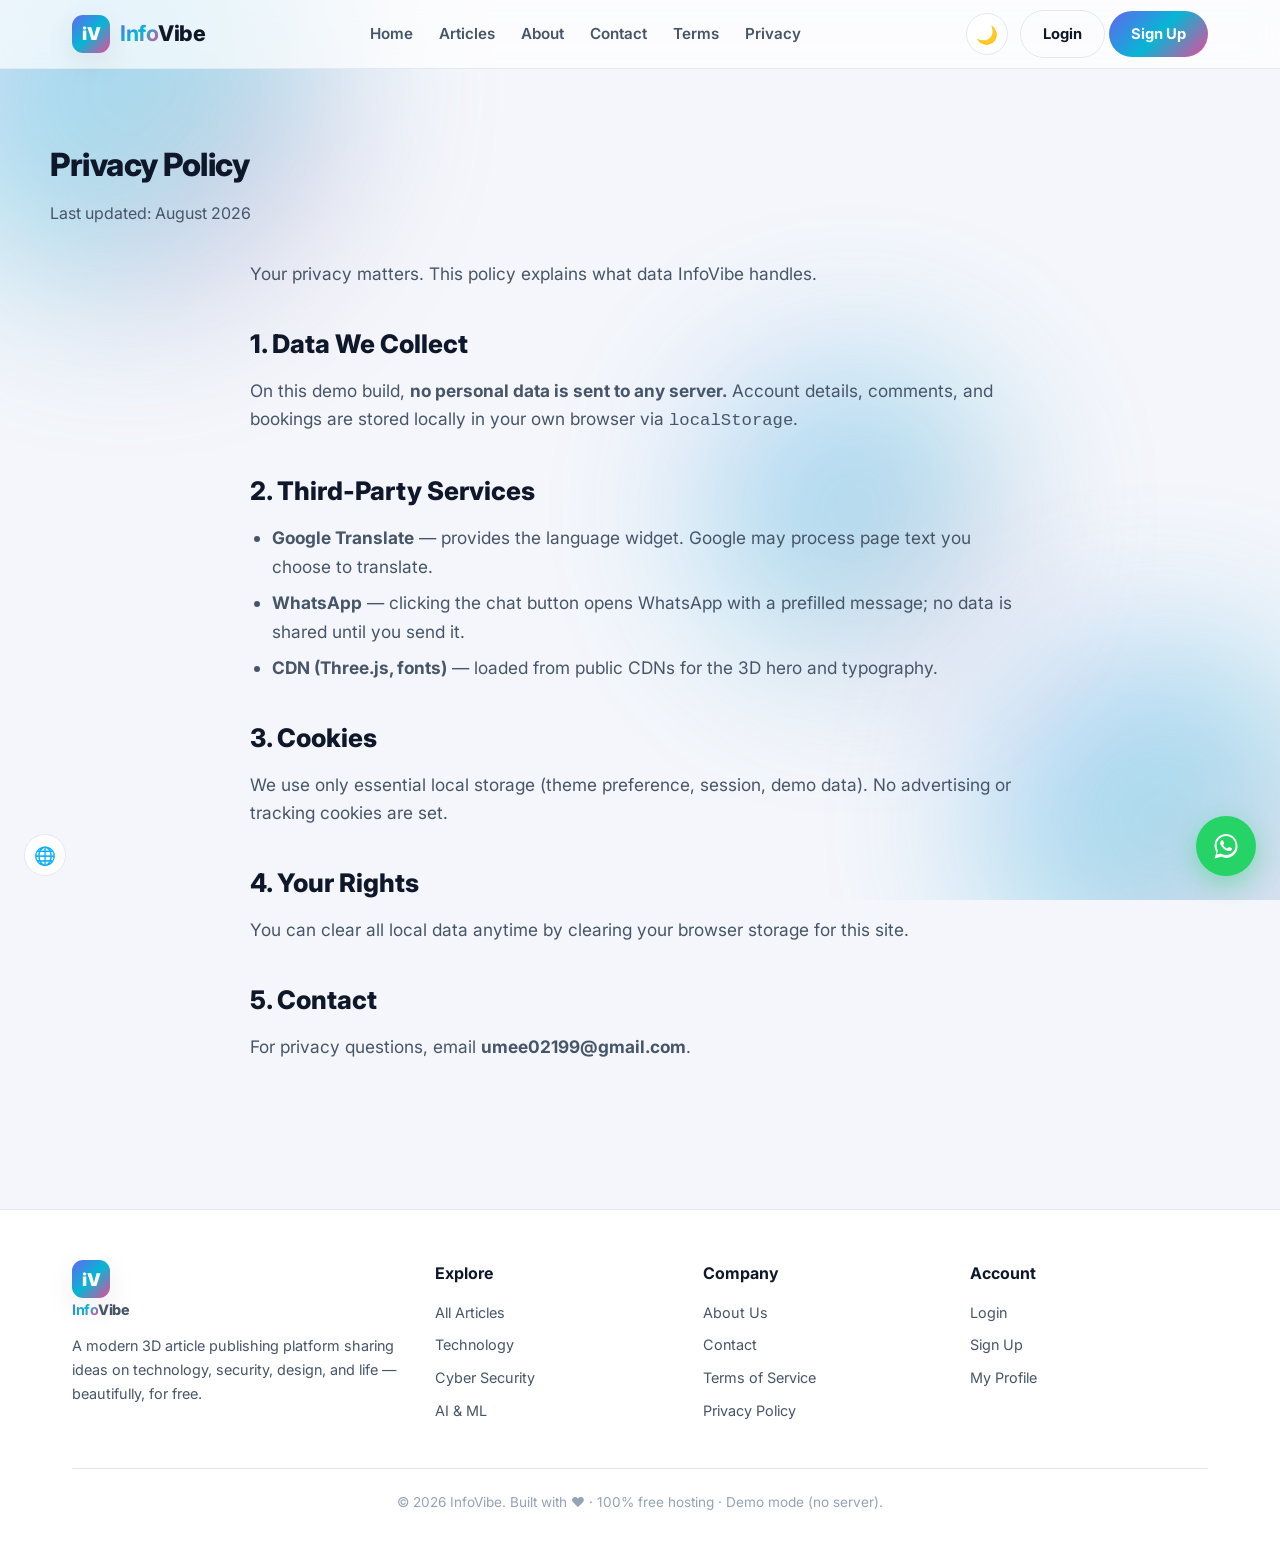
<file: privacy.html>
<!DOCTYPE html>
<html lang="en" data-theme="light">
<head>
  <meta charset="UTF-8" />
  <link rel="canonical" href="https://umee02199.github.io/infovibe/privacy.html" />
  <title>Privacy Policy — InfoVibe</title>
  <meta name="description" content="InfoVibe Privacy Policy. Learn what data is stored locally and which third-party services are used." />
  <meta property="og:title" content="Privacy Policy — InfoVibe" />
  <meta property="og:description" content="InfoVibe Privacy Policy." />
  <meta property="og:type" content="website" />
  <meta property="og:url" content="https://umee02199.github.io/infovibe/privacy.html" />
  <meta property="og:image" content="https://umee02199.github.io/infovibe/assets/img/og-default.png" />
  <meta name="twitter:card" content="summary_large_image" />
  <link href="https://fonts.googleapis.com/css2?family=Inter:wght@400;600;800;900&display=swap" rel="stylesheet" />
  <link rel="stylesheet" href="assets/css/style.css" />
  <link rel="icon" href="data:image/svg+xml,<svg xmlns='http://www.w3.org/2000/svg' viewBox='0 0 100 100'><text y='.9em' font-size='90'>💡</text></svg>" />
</head>
<body>
  <div class="bg-blobs"><span></span><span></span><span></span></div>
  <div data-chrome-nav></div>
  <section class="section container">
    <h1 class="section-title">Privacy Policy</h1>
    <p class="section-sub">Last updated: August 2026</p>
    <div class="prose" style="max-width:780px;">
      <p>Your privacy matters. This policy explains what data InfoVibe handles.</p>
      <h2>1. Data We Collect</h2>
      <p>On this demo build, <b>no personal data is sent to any server.</b> Account details, comments, and bookings are stored locally in your own browser via <code>localStorage</code>.</p>
      <h2>2. Third-Party Services</h2>
      <ul class="bullets">
        <li><b>Google Translate</b> — provides the language widget. Google may process page text you choose to translate.</li>
        <li><b>WhatsApp</b> — clicking the chat button opens WhatsApp with a prefilled message; no data is shared until you send it.</li>
        <li><b>CDN (Three.js, fonts)</b> — loaded from public CDNs for the 3D hero and typography.</li>
      </ul>
      <h2>3. Cookies</h2>
      <p>We use only essential local storage (theme preference, session, demo data). No advertising or tracking cookies are set.</p>
      <h2>4. Your Rights</h2>
      <p>You can clear all local data anytime by clearing your browser storage for this site.</p>
      <h2>5. Contact</h2>
      <p>For privacy questions, email <b>umee02199@gmail.com</b>.</p>
    </div>
  </section>
  <div data-chrome-footer></div>
  <div data-chrome-floating></div>
  <script src="assets/js/components.js"></script><script src="assets/js/app.js"></script>
</body>
</html>
</file>
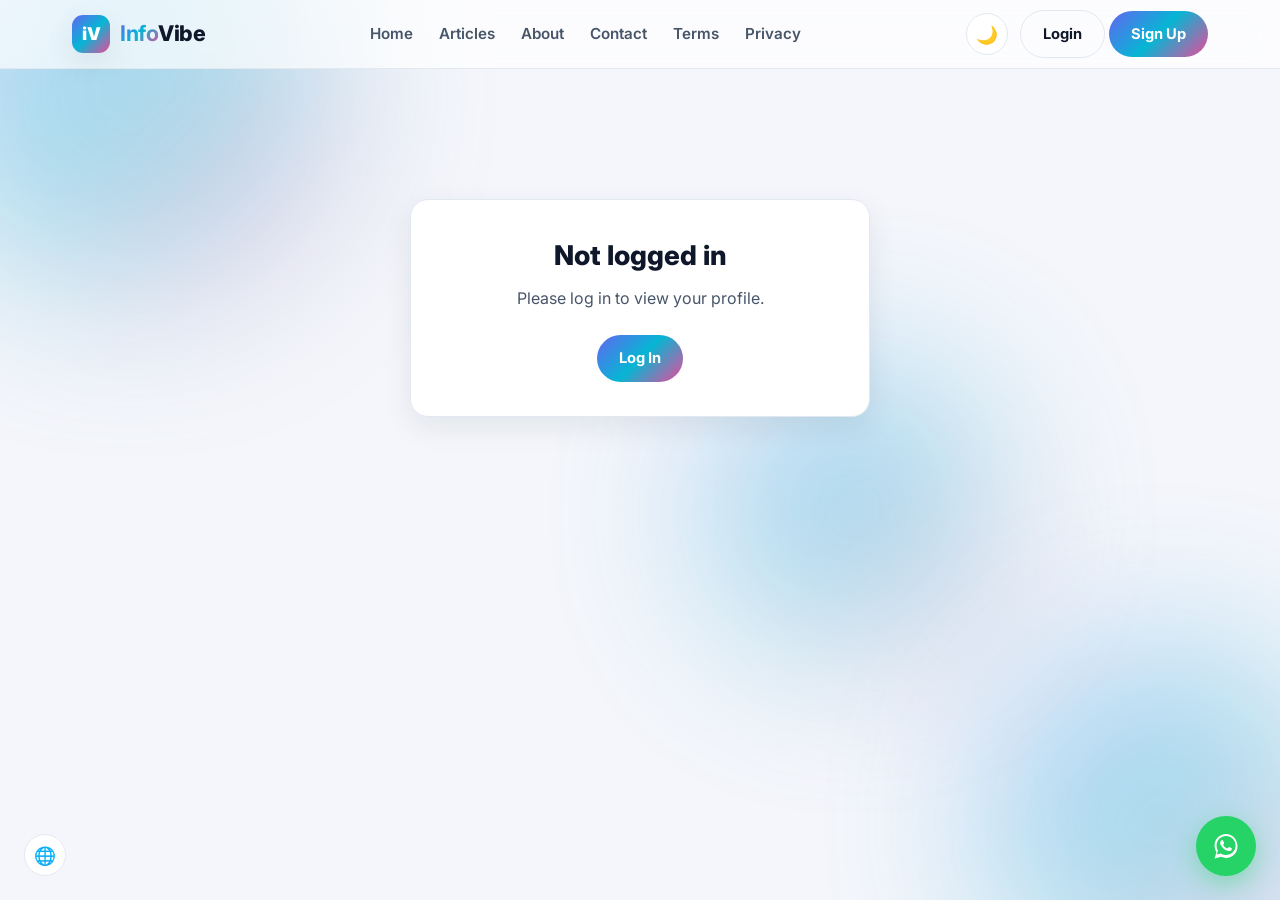
<file: profile.html>
<!DOCTYPE html>
<html lang="en" data-theme="light">
<head>
  <meta charset="UTF-8" />
  
  <link rel="canonical" href="https://umee02199.github.io/infovibe/profile.html" />
  <title>My Profile — InfoVibe</title>
  <meta name="description" content="Manage your InfoVibe profile, display name and bio." />
  <meta property="og:title" content="My Profile — InfoVibe" />
  <meta property="og:description" content="Manage your InfoVibe profile." />
  <meta property="og:type" content="website" />
  <meta property="og:url" content="https://umee02199.github.io/infovibe/profile.html" />
  <meta property="og:image" content="https://umee02199.github.io/infovibe/assets/img/og-default.png" />
  <meta name="twitter:card" content="summary_large_image" />
  <link href="https://fonts.googleapis.com/css2?family=Inter:wght@400;600;800;900&display=swap" rel="stylesheet" />
  <link rel="stylesheet" href="assets/css/style.css" />
  <link rel="icon" href="data:image/svg+xml,<svg xmlns='http://www.w3.org/2000/svg' viewBox='0 0 100 100'><text y='.9em' font-size='90'>💡</text></svg>" />
</head>
<body>
  <div class="bg-blobs"><span></span><span></span><span></span></div>
  <div data-chrome-nav></div>
  <section class="section container">
    <div id="profile-content"></div>
  </section>
  <div data-chrome-floating></div>
  <script src="assets/js/components.js"></script>
  <script src="assets/js/app.js"></script>
  <script>
    const sess = ivGetSession();
    const wrap = document.getElementById("profile-content");
    if (!sess) {
      wrap.innerHTML = `<div class="auth-wrap"><div class="form-card" style="text-align:center;">
        <h2>Not logged in</h2><p class="sub">Please log in to view your profile.</p>
        <a class="btn btn-primary" href="login.html">Log In</a></div></div>`;
    } else {
      const users = ivGetUsers();
      const me = users[sess.email] || { bio: "" };
      wrap.innerHTML = `
        <div class="auth-wrap" style="margin-top:20px;">
          <div class="form-card">
            <div class="profile-head">
              <div class="profile-avatar">${sess.name[0]}</div>
              <div><h2 style="margin:0;">${sess.name}</h2><span class="chip">${sess.email}</span></div>
            </div>
            <form onsubmit="ivSaveProfile(event)">
              <div class="field"><label>Display Name</label><input id="p-name" value="${esc(sess.name)}" /></div>
              <div class="field"><label>Bio</label><textarea id="p-bio" rows="3" placeholder="Tell us about you">${esc(me.bio || "")}</textarea></div>
              <button class="btn btn-primary" type="submit">Save Changes</button>
            </form>
            <div class="demo-banner"><b>Demo mode:</b> Profile data is stored only in this browser.</div>
            <div class="form-switch"><button class="btn btn-ghost" onclick="ivLogout()">Log Out</button></div>
          </div>
        </div>`;
    }
    window.ivSaveProfile = function (e) {
      e.preventDefault();
      ivUpdateProfile(document.getElementById("p-name").value.trim(), document.getElementById("p-bio").value.trim());
      ivToast("Profile saved ✓");
      setTimeout(() => location.reload(), 700);
    };
  </script>
</body>
</html>
</file>
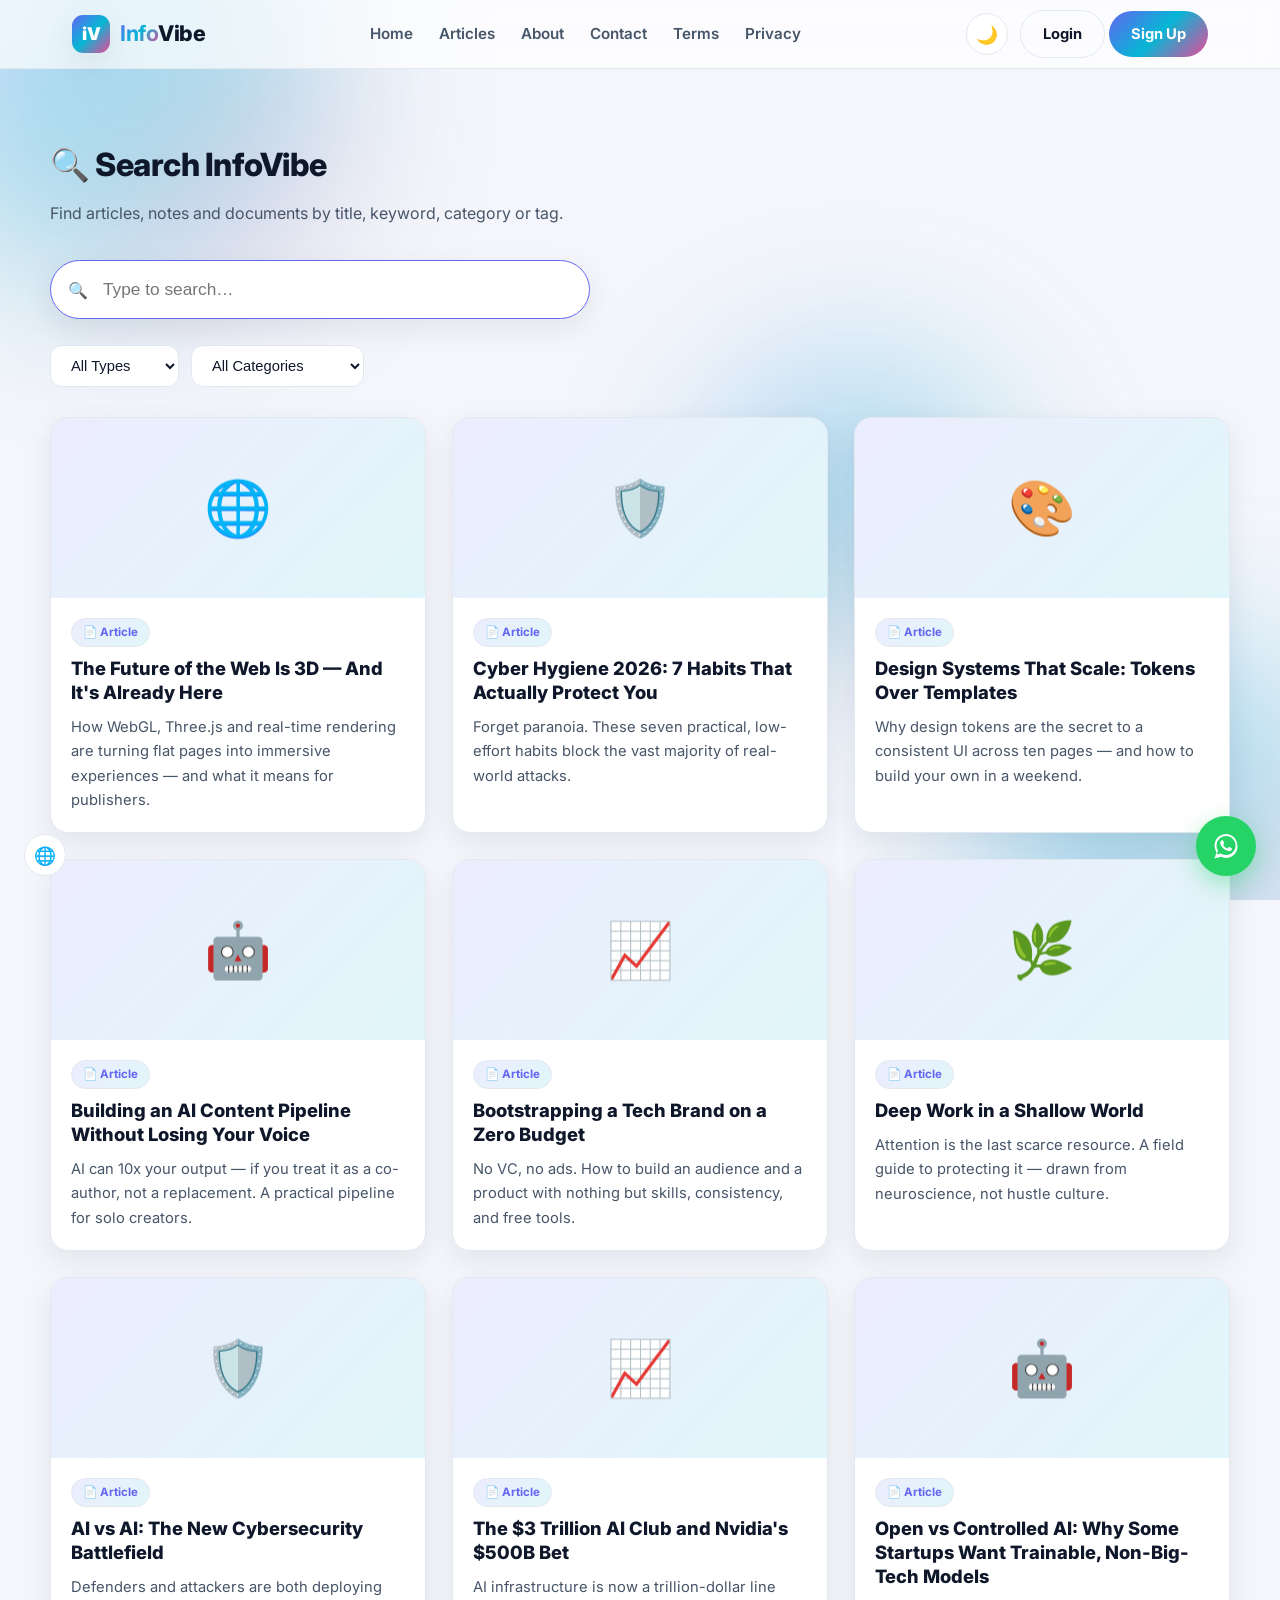
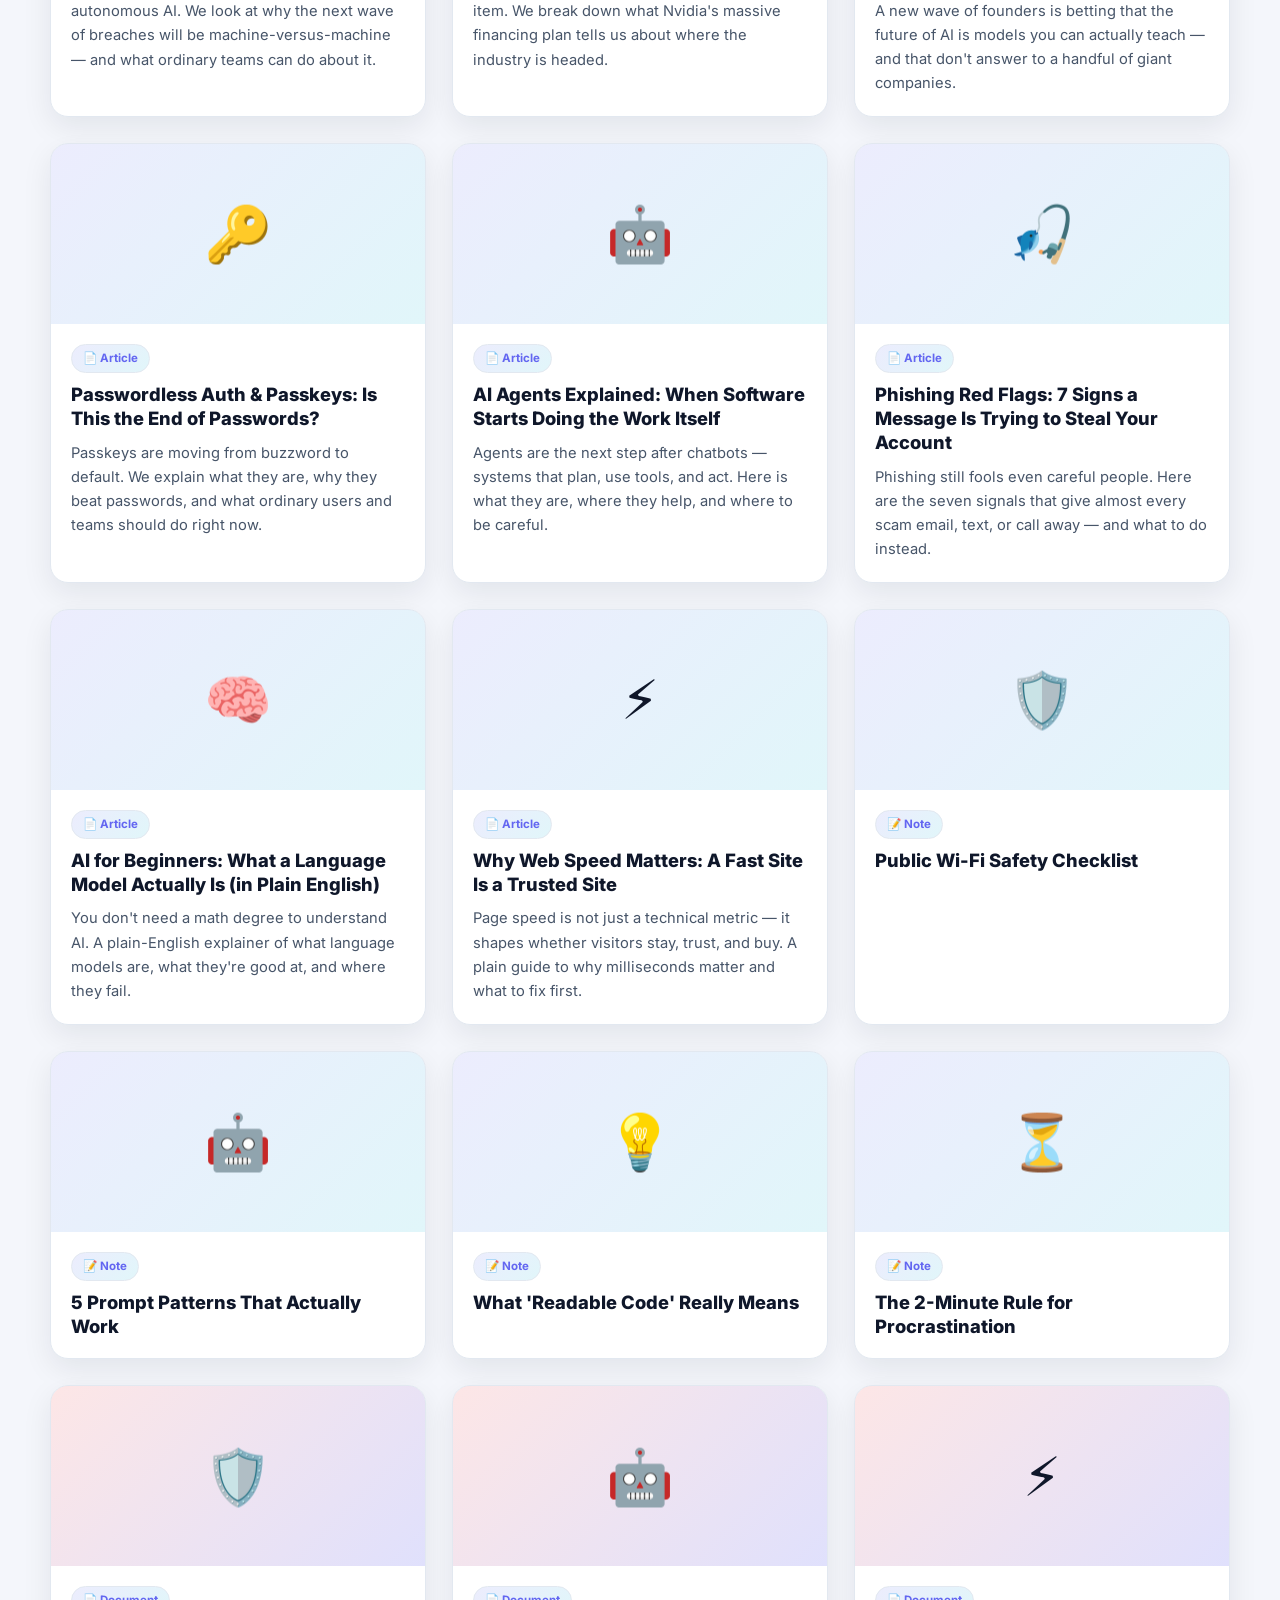
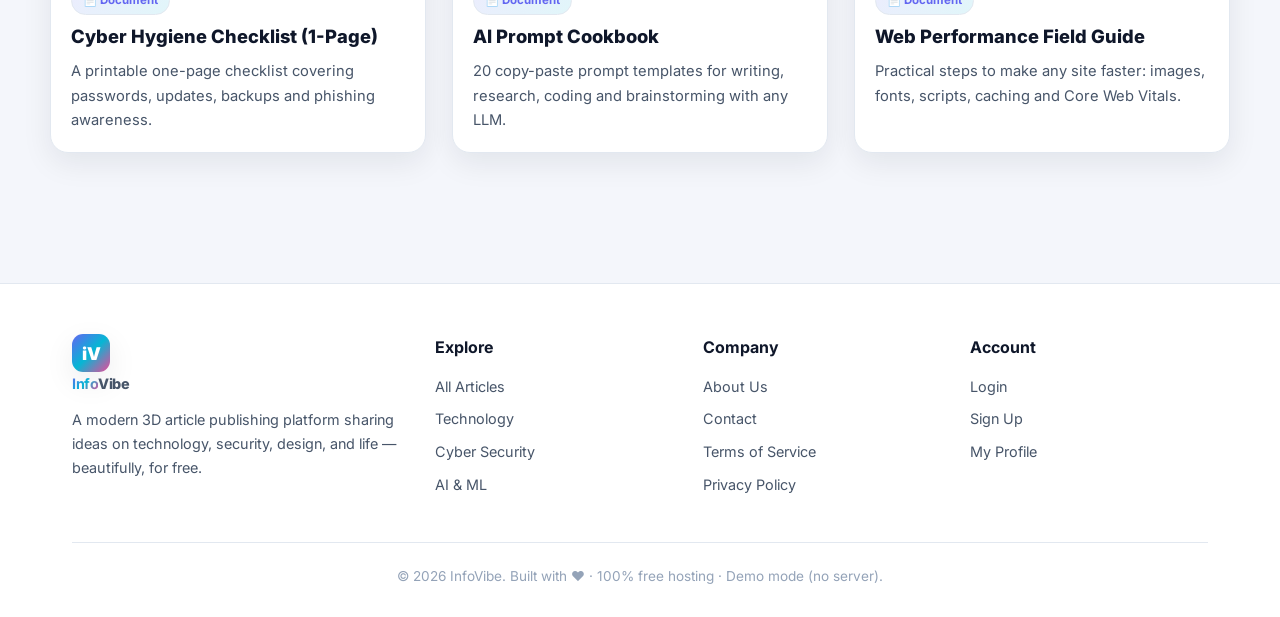
<file: search.html>
<!DOCTYPE html>
<html lang="en" data-theme="light">
<head>
  <meta charset="UTF-8" />
  <link rel="canonical" href="https://umee02199.github.io/infovibe/search.html" />
  <title>Search — InfoVibe</title>
  <meta name="description" content="Search across InfoVibe articles, notes and documents." />
  <meta property="og:title" content="Search — InfoVibe" />
  <meta property="og:description" content="Search across InfoVibe articles, notes and documents." />
  <meta property="og:type" content="website" />
  <meta property="og:url" content="https://umee02199.github.io/infovibe/search.html" />
  <meta property="og:image" content="https://umee02199.github.io/infovibe/assets/img/og-default.png" />
  <meta name="twitter:card" content="summary_large_image" />
  <link href="https://fonts.googleapis.com/css2?family=Inter:wght@400;600;800;900&display=swap" rel="stylesheet" />
  <link rel="stylesheet" href="assets/css/style.css" />
  <link rel="icon" href="data:image/svg+xml,<svg xmlns='http://www.w3.org/2000/svg' viewBox='0 0 100 100'><text y='.9em' font-size='90'>💡</text></svg>" />
</head>
<body>
  <div class="bg-blobs"><span></span><span></span><span></span></div>
  <div data-chrome-nav></div>

  <section class="section container">
    <h1 class="section-title">🔍 Search InfoVibe</h1>
    <p class="section-sub">Find articles, notes and documents by title, keyword, category or tag.</p>
    <div class="search-wrap big" style="margin-bottom:26px;">
      <span class="si">🔍</span>
      <input id="q" type="search" placeholder="Type to search…" autofocus />
    </div>
    <div class="filter-bar">
      <select id="f-type"><option value="">All Types</option><option value="article">Articles</option><option value="note">Notes</option><option value="pdf">Documents</option></select>
      <select id="f-cat"></select>
    </div>
    <div id="results" class="grid grid-3" style="margin-top:26px;"></div>
  </section>

  <div data-chrome-footer></div>
  <div data-chrome-floating></div>

  <script src="assets/js/components.js"></script>
  <script src="data/articles.js"></script>
  <script src="data/notes.js"></script>
  <script src="data/pdfs.js"></script>
  <script src="assets/js/app.js"></script>
  <script src="assets/js/store.js"></script>
  <script>
    (function () {
      const S = window.InfoVibeStore;
      const cats = S.getCategories();
      const esc = window.esc || (s => String(s).replace(/[&<>"]/g, m => ({ "&":"&amp;","<":"&lt;",">":"&gt;",'"':"&quot;" }[m])));
      document.getElementById("f-cat").innerHTML = '<option value="">All Categories</option>' + cats.map(c => `<option value="${c.id}">${c.emoji} ${c.name}</option>`).join("");

      const params = new URLSearchParams(location.search);
      const q0 = params.get("q") || "";
      document.getElementById("q").value = q0;

      function run() {
        const q = document.getElementById("q").value.toLowerCase().trim();
        const type = document.getElementById("f-type").value;
        const cat = document.getElementById("f-cat").value;
        const out = [];

        if (!type || type === "article") {
          S.getPublishedArticles().forEach(a => {
            if (cat && a.category !== cat) return;
            if (q && !(`${a.title} ${a.excerpt} ${(a.tags||[]).join(" ")}`.toLowerCase().includes(q))) return;
            out.push(`<a class="card tilt" href="article.html?id=${a.slug||a.id}"><div class="card-img"><div class="emoji">${a.cover||"📄"}</div></div><div class="card-body"><div class="tag-row"><span class="tag">📄 Article</span></div><h3>${esc(a.title)}</h3><p>${esc(a.excerpt)}</p></div></a>`);
          });
        }
        if (!type || type === "note") {
          S.getNotes().forEach(n => {
            if (cat && n.category !== cat) return;
            if (q && !(`${n.title} ${n.body||""}`.toLowerCase().includes(q))) return;
            out.push(`<a class="card tilt" href="notes.html#${n.id}"><div class="card-img"><div class="emoji">${n.emoji||"📝"}</div></div><div class="card-body"><div class="tag-row"><span class="tag">📝 Note</span></div><h3>${esc(n.title)}</h3></div></a>`);
          });
        }
        if (!type || type === "pdf") {
          S.getPdfs().forEach(p => {
            if (cat && p.category !== cat) return;
            if (q && !(`${p.title} ${p.description||""}`.toLowerCase().includes(q))) return;
            out.push(`<a class="card tilt" href="${esc(p.path)}" target="_blank" rel="noopener"><div class="card-img doc"><div class="emoji">${p.thumbnail||"📄"}</div></div><div class="card-body"><div class="tag-row"><span class="tag">📄 Document</span></div><h3>${esc(p.title)}</h3><p>${esc(p.description)}</p></div></a>`);
          });
        }

        const box = document.getElementById("results");
        box.innerHTML = out.length ? out.join("") : `<p class="empty">🤔 No results for "${esc(q)}". Try another keyword.</p>`;
      }
      ["q","f-type","f-cat"].forEach(id => document.getElementById(id).addEventListener("input", run));
      run();
    })();
  </script>
</body>
</html>
</file>
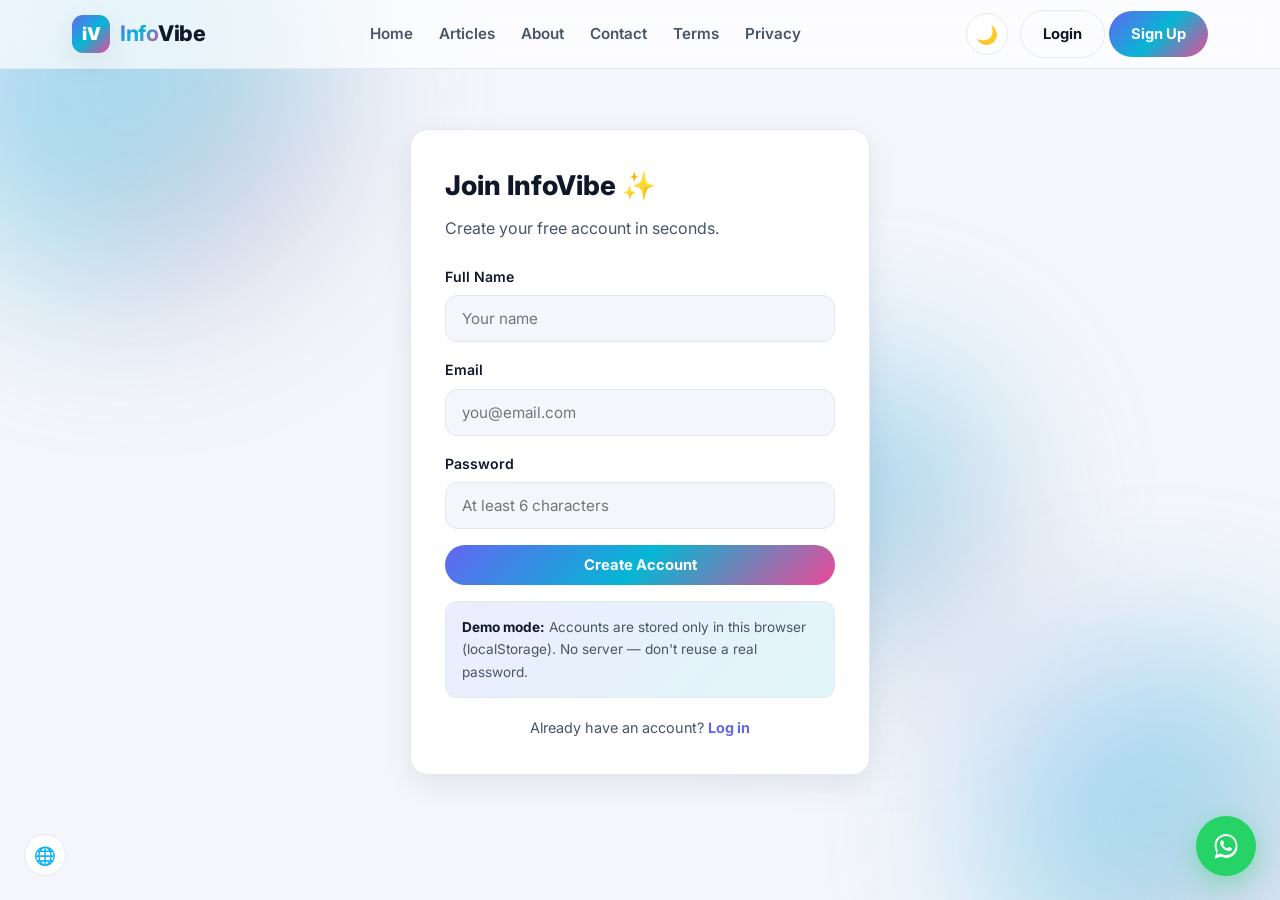
<file: signup.html>
<!DOCTYPE html>
<html lang="en" data-theme="light">
<head>
  <meta charset="UTF-8" />
  
  <link rel="canonical" href="https://umee02199.github.io/infovibe/signup.html" />
  <title>Sign Up — InfoVibe</title>
  <meta name="description" content="Create your free InfoVibe account in seconds and join the community." />
  <meta property="og:title" content="Sign Up — InfoVibe" />
  <meta property="og:description" content="Create your free InfoVibe account." />
  <meta property="og:type" content="website" />
  <meta property="og:url" content="https://umee02199.github.io/infovibe/signup.html" />
  <meta property="og:image" content="https://umee02199.github.io/infovibe/assets/img/og-default.png" />
  <meta name="twitter:card" content="summary_large_image" />
  <link href="https://fonts.googleapis.com/css2?family=Inter:wght@400;600;800;900&display=swap" rel="stylesheet" />
  <link rel="stylesheet" href="assets/css/style.css" />
  <link rel="icon" href="data:image/svg+xml,<svg xmlns='http://www.w3.org/2000/svg' viewBox='0 0 100 100'><text y='.9em' font-size='90'>💡</text></svg>" />
</head>
<body>
  <div class="bg-blobs"><span></span><span></span><span></span></div>
  <div data-chrome-nav></div>
  <div class="auth-wrap">
    <div class="form-card">
      <h2>Join InfoVibe ✨</h2>
      <p class="sub">Create your free account in seconds.</p>
      <form onsubmit="ivDoSignup(event)">
        <div class="field"><label>Full Name</label><input id="s-name" required placeholder="Your name" /></div>
        <div class="field"><label>Email</label><input id="s-email" type="email" required placeholder="you@email.com" /></div>
        <div class="field"><label>Password</label><input id="s-pass" type="password" required minlength="6" placeholder="At least 6 characters" /></div>
        <button class="btn btn-primary" type="submit" style="width:100%;justify-content:center;">Create Account</button>
      </form>
      <div class="note-box"><b>Demo mode:</b> Accounts are stored only in this browser (localStorage). No server — don't reuse a real password.</div>
      <div class="form-switch">Already have an account? <a class="link" href="login.html">Log in</a></div>
    </div>
  </div>
  <div data-chrome-floating></div>
  <script src="assets/js/components.js"></script>
  <script src="assets/js/app.js"></script>
  <script>
    window.ivDoSignup = async function (e) {
      e.preventDefault();
      const r = await ivSignup(
        document.getElementById("s-name").value.trim(),
        document.getElementById("s-email").value.trim(),
        document.getElementById("s-pass").value
      );
      ivToast(r.msg);
      if (r.ok) setTimeout(() => location.href = "profile.html", 700);
    };
    if (ivGetSession()) location.href = "profile.html";
  </script>
</body>
</html>
</file>
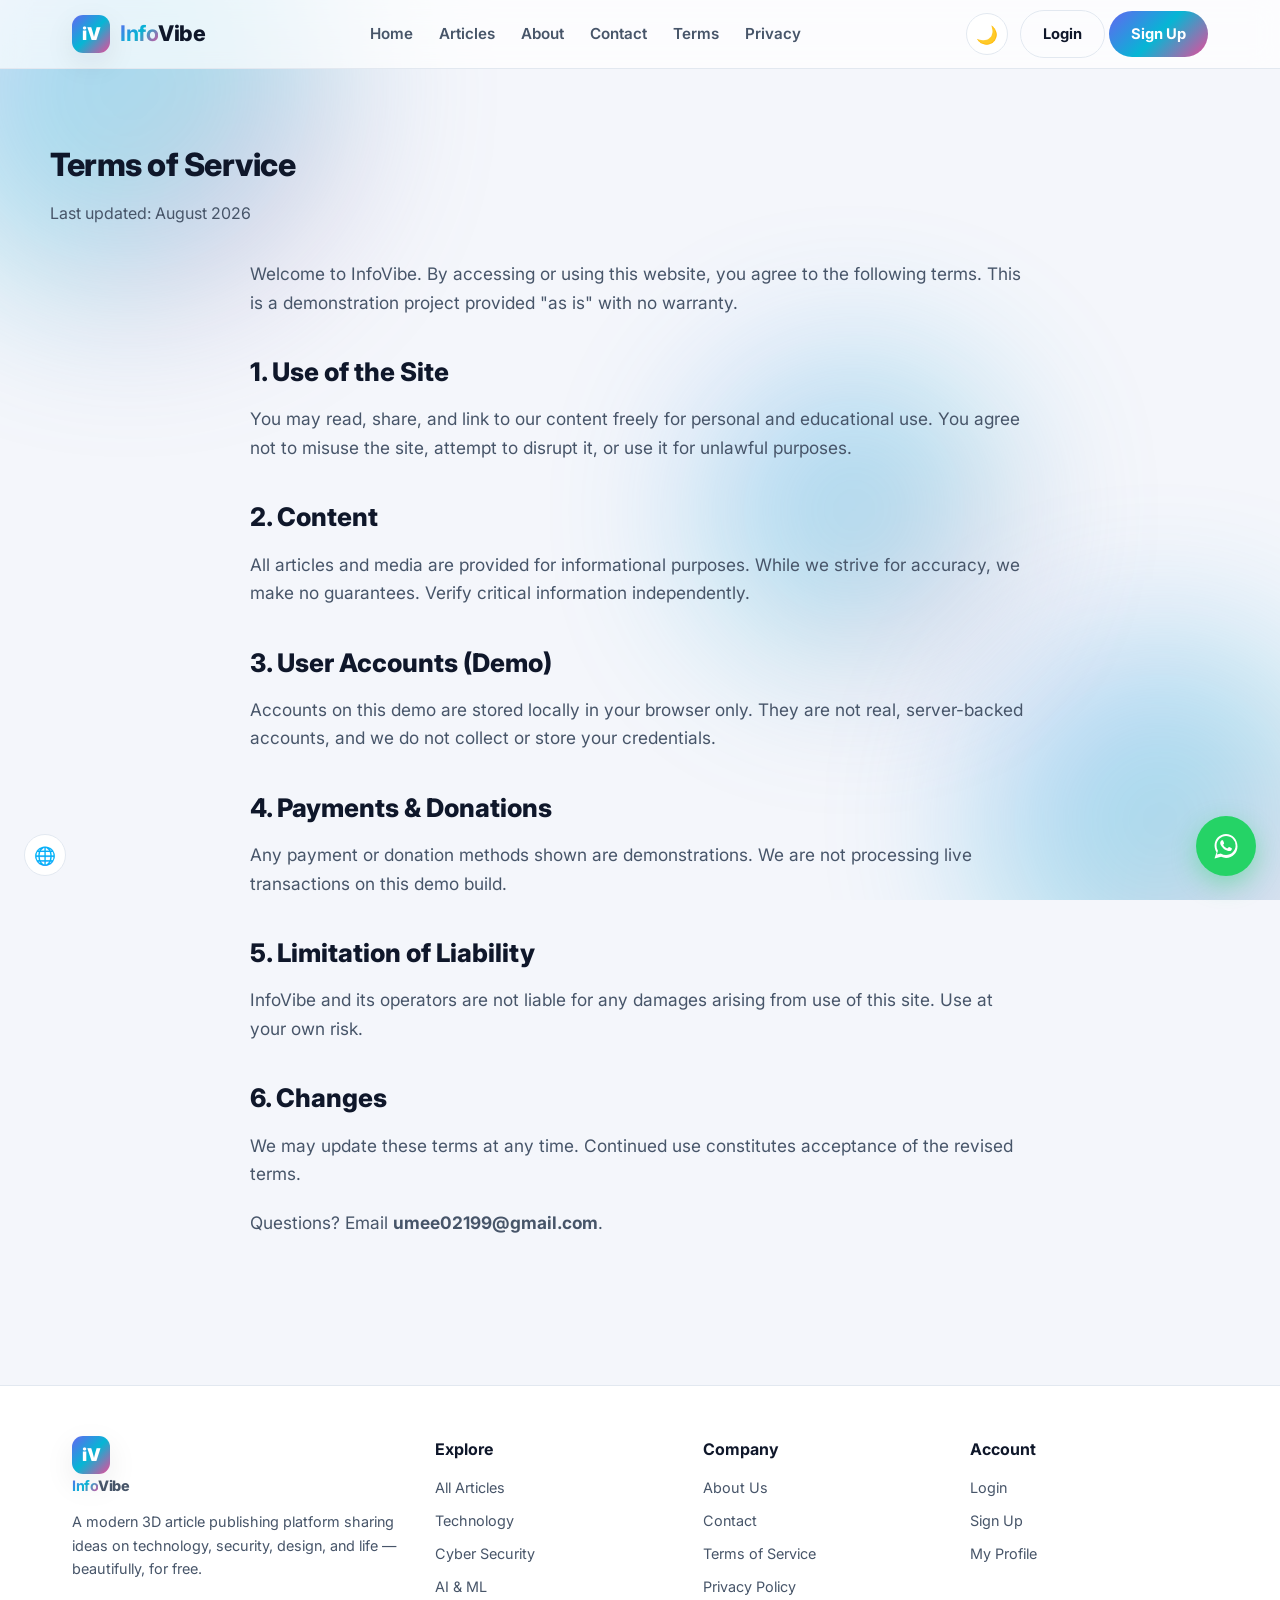
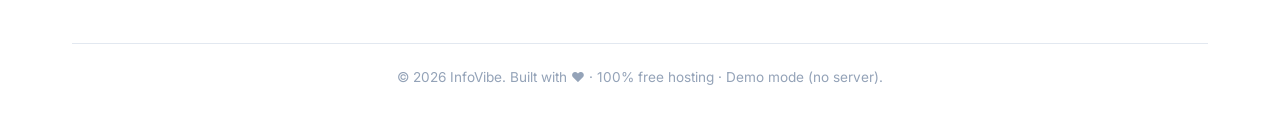
<file: terms.html>
<!DOCTYPE html>
<html lang="en" data-theme="light">
<head>
  <meta charset="UTF-8" />
  <link rel="canonical" href="https://umee02199.github.io/infovibe/terms.html" />
  <title>Terms of Service — InfoVibe</title>
  <meta name="description" content="InfoVibe Terms of Service. Read how the platform may be used and our limitations of liability." />
  <meta property="og:title" content="Terms of Service — InfoVibe" />
  <meta property="og:description" content="InfoVibe Terms of Service." />
  <meta property="og:type" content="website" />
  <meta property="og:url" content="https://umee02199.github.io/infovibe/terms.html" />
  <meta property="og:image" content="https://umee02199.github.io/infovibe/assets/img/og-default.png" />
  <meta name="twitter:card" content="summary_large_image" />
  <link href="https://fonts.googleapis.com/css2?family=Inter:wght@400;600;800;900&display=swap" rel="stylesheet" />
  <link rel="stylesheet" href="assets/css/style.css" />
  <link rel="icon" href="data:image/svg+xml,<svg xmlns='http://www.w3.org/2000/svg' viewBox='0 0 100 100'><text y='.9em' font-size='90'>💡</text></svg>" />
</head>
<body>
  <div class="bg-blobs"><span></span><span></span><span></span></div>
  <div data-chrome-nav></div>
  <section class="section container">
    <h1 class="section-title">Terms of Service</h1>
    <p class="section-sub">Last updated: August 2026</p>
    <div class="prose" style="max-width:780px;">
      <p>Welcome to InfoVibe. By accessing or using this website, you agree to the following terms. This is a demonstration project provided "as is" with no warranty.</p>
      <h2>1. Use of the Site</h2>
      <p>You may read, share, and link to our content freely for personal and educational use. You agree not to misuse the site, attempt to disrupt it, or use it for unlawful purposes.</p>
      <h2>2. Content</h2>
      <p>All articles and media are provided for informational purposes. While we strive for accuracy, we make no guarantees. Verify critical information independently.</p>
      <h2>3. User Accounts (Demo)</h2>
      <p>Accounts on this demo are stored locally in your browser only. They are not real, server-backed accounts, and we do not collect or store your credentials.</p>
      <h2>4. Payments & Donations</h2>
      <p>Any payment or donation methods shown are demonstrations. We are not processing live transactions on this demo build.</p>
      <h2>5. Limitation of Liability</h2>
      <p>InfoVibe and its operators are not liable for any damages arising from use of this site. Use at your own risk.</p>
      <h2>6. Changes</h2>
      <p>We may update these terms at any time. Continued use constitutes acceptance of the revised terms.</p>
      <p style="margin-top:20px;">Questions? Email <b>umee02199@gmail.com</b>.</p>
    </div>
  </section>
  <div data-chrome-footer></div>
  <div data-chrome-floating></div>
  <script src="assets/js/components.js"></script><script src="assets/js/app.js"></script>
</body>
</html>
</file>
<file: assets/css/style.css>
/* ============================================================
   InfoVibe — Modern 3D Article Publishing Platform
   Design system: dark/light, responsive, ultra-modern
   ============================================================ */

:root {
  /* Light theme */
  --bg: #f4f6fb;
  --bg-elev: #ffffff;
  --bg-glass: rgba(255, 255, 255, 0.7);
  --text: #0f172a;
  --text-soft: #475569;
  --text-faint: #94a3b8;
  --border: #e2e8f0;
  --brand: #6366f1;
  --brand-2: #06b6d4;
  --brand-3: #ec4899;
  --accent: #22c55e;
  --shadow: 0 10px 30px rgba(15, 23, 42, 0.08);
  --shadow-lg: 0 20px 50px rgba(15, 23, 42, 0.14);
  --radius: 18px;
  --radius-sm: 12px;
  --maxw: 1180px;
  --grad: linear-gradient(135deg, #6366f1 0%, #06b6d4 50%, #ec4899 100%);
  --grad-soft: linear-gradient(135deg, rgba(99,102,241,0.12), rgba(6,182,212,0.12));
}

[data-theme="dark"] {
  --bg: #070b18;
  --bg-elev: #0e1426;
  --bg-glass: rgba(14, 20, 38, 0.7);
  --text: #e8edf7;
  --text-soft: #aab4c8;
  --text-faint: #5f6c84;
  --border: #1d2740;
  --brand: #818cf8;
  --brand-2: #22d3ee;
  --brand-3: #f472b6;
  --shadow: 0 10px 30px rgba(0, 0, 0, 0.4);
  --shadow-lg: 0 20px 50px rgba(0, 0, 0, 0.55);
}

* { box-sizing: border-box; margin: 0; padding: 0; }

html { scroll-behavior: smooth; }

body {
  font-family: 'Inter', 'Segoe UI', system-ui, -apple-system, sans-serif;
  background: var(--bg);
  color: var(--text);
  line-height: 1.65;
  overflow-x: hidden;
  transition: background 0.4s ease, color 0.4s ease;
}

a { color: inherit; text-decoration: none; }
img { max-width: 100%; display: block; }
button { font-family: inherit; cursor: pointer; }
ul { list-style: none; }

/* Animated gradient background blobs */
.bg-blobs { position: fixed; inset: 0; z-index: -2; overflow: hidden; pointer-events: none; }
.bg-blobs span {
  position: absolute; border-radius: 50%; filter: blur(80px); opacity: 0.35;
  background: var(--grad); animation: float 18s ease-in-out infinite;
}
.bg-blobs span:nth-child(1){ width:420px;height:420px; top:-120px; left:-80px; }
.bg-blobs span:nth-child(2){ width:360px;height:360px; bottom:-100px; right:-60px; animation-delay:-6s;}
.bg-blobs span:nth-child(3){ width:300px;height:300px; top:40%; left:55%; animation-delay:-12s;}
@keyframes float { 0%,100%{ transform: translate(0,0) scale(1);} 50%{ transform: translate(30px,-40px) scale(1.1);} }

/* ===== Layout ===== */
.container { max-width: var(--maxw); margin: 0 auto; padding: 0 22px; }
.section { padding: 70px 0; }
.section-title { font-size: 2rem; font-weight: 800; margin-bottom: 8px; letter-spacing: -0.5px; }
.section-sub { color: var(--text-soft); margin-bottom: 34px; }

/* ===== Navbar ===== */
header.nav {
  position: sticky; top: 0; z-index: 100;
  background: var(--bg-glass); backdrop-filter: blur(14px);
  border-bottom: 1px solid var(--border);
}
.nav-inner { display: flex; align-items: center; justify-content: space-between; height: 68px; }
.logo { display: flex; align-items: center; gap: 10px; font-weight: 800; font-size: 1.35rem; letter-spacing: -0.5px; }
.logo .mark {
  width: 38px; height: 38px; border-radius: 11px; background: var(--grad);
  display: grid; place-items: center; color: #fff; font-size: 1.1rem; font-weight: 900;
  box-shadow: var(--shadow);
}
.logo b { background: var(--grad); -webkit-background-clip: text; background-clip: text; color: transparent; }
.nav-links { display: flex; gap: 26px; align-items: center; }
.nav-links a { color: var(--text-soft); font-weight: 600; font-size: 0.95rem; transition: color .2s; position: relative; }
.nav-links a:hover { color: var(--text); }
.nav-links a::after { content:""; position:absolute; left:0; bottom:-6px; width:0; height:2px; background:var(--grad); transition:width .25s;}
.nav-links a:hover::after { width:100%; }
.nav-actions { display: flex; align-items: center; gap: 12px; }

.btn {
  border: none; border-radius: 999px; padding: 11px 22px; font-weight: 700; font-size: 0.92rem;
  transition: transform .2s, box-shadow .2s; display: inline-flex; align-items: center; gap: 8px;
}
.btn:hover { transform: translateY(-2px); box-shadow: var(--shadow); }
.btn-primary { background: var(--grad); color: #fff; }
.btn-ghost { background: transparent; border: 1.5px solid var(--border); color: var(--text); }
.btn-ghost:hover { border-color: var(--brand); }
.icon-btn {
  width: 42px; height: 42px; border-radius: 50%; border: 1.5px solid var(--border);
  background: var(--bg-elev); color: var(--text); display: grid; place-items: center; font-size: 1.1rem;
  transition: border-color .2s, transform .2s;
}
.icon-btn:hover { border-color: var(--brand); transform: translateY(-2px); }

.hamburger { display: none; }

/* ===== Hero (3D) ===== */
.hero { position: relative; padding: 90px 0 60px; }
.hero-grid { display: grid; grid-template-columns: 1.1fr 0.9fr; gap: 40px; align-items: center; }
.hero-badge {
  display: inline-flex; align-items: center; gap: 8px; background: var(--grad-soft);
  border: 1px solid var(--border); padding: 7px 15px; border-radius: 999px;
  font-size: 0.82rem; font-weight: 600; color: var(--text-soft); margin-bottom: 20px;
}
.hero h1 { font-size: 3.4rem; font-weight: 900; line-height: 1.05; letter-spacing: -1.5px; margin-bottom: 18px; }
.hero h1 .hl { background: var(--grad); -webkit-background-clip: text; background-clip: text; color: transparent; }
.hero p.lead { font-size: 1.18rem; color: var(--text-soft); margin-bottom: 28px; max-width: 520px; }
.hero-cta { display: flex; gap: 14px; flex-wrap: wrap; }
.hero-stats { display: flex; gap: 32px; margin-top: 38px; }
.hero-stats div b { font-size: 1.6rem; display: block; background: var(--grad); -webkit-background-clip: text; background-clip: text; color: transparent; }
.hero-stats div span { color: var(--text-faint); font-size: 0.85rem; }
#hero-canvas { width: 100%; height: 420px; border-radius: var(--radius); display: block; }

/* search */
.search-wrap { position: relative; margin-top: 26px; max-width: 540px; }
.search-wrap input {
  width: 100%; padding: 15px 20px 15px 48px; border-radius: 999px; border: 1.5px solid var(--border);
  background: var(--bg-elev); color: var(--text); font-size: 1rem; outline: none; transition: border-color .2s;
}
.search-wrap input:focus { border-color: var(--brand); }
.search-wrap .si { position: absolute; left: 18px; top: 50%; transform: translateY(-50%); color: var(--text-faint); }

/* ===== Cards / Articles ===== */
.grid { display: grid; gap: 26px; }
.grid-3 { grid-template-columns: repeat(3, 1fr); }
.grid-2 { grid-template-columns: repeat(2, 1fr); }
.card {
  background: var(--bg-elev); border: 1px solid var(--border); border-radius: var(--radius);
  overflow: hidden; box-shadow: var(--shadow); transition: transform .25s, box-shadow .25s, border-color .25s;
  display: flex; flex-direction: column;
}
.card:hover { transform: translateY(-6px); box-shadow: var(--shadow-lg); border-color: var(--brand); }
.card-img { height: 180px; background: var(--grad-soft); position: relative; overflow: hidden; }
.card-img .emoji { position: absolute; inset: 0; display: grid; place-items: center; font-size: 3.4rem; }
.card-body { padding: 20px; display: flex; flex-direction: column; gap: 10px; flex: 1; }
.tag-row { display: flex; gap: 8px; flex-wrap: wrap; }
.tag { font-size: 0.72rem; font-weight: 700; padding: 4px 11px; border-radius: 999px; background: var(--grad-soft); color: var(--brand); border: 1px solid var(--border); }
.card h3 { font-size: 1.15rem; font-weight: 800; line-height: 1.3; }
.card p { color: var(--text-soft); font-size: 0.92rem; flex: 1; }
.card-meta { display: flex; justify-content: space-between; align-items: center; color: var(--text-faint); font-size: 0.82rem; margin-top: 6px; }
.chip { font-size: 0.8rem; color: var(--text-soft); }

/* Category pills */
.pills { display: flex; gap: 10px; flex-wrap: wrap; margin-bottom: 26px; }
.pill { padding: 9px 18px; border-radius: 999px; border: 1.5px solid var(--border); background: var(--bg-elev); color: var(--text-soft); font-weight: 600; font-size: 0.88rem; transition: all .2s; }
.pill:hover, .pill.active { background: var(--grad); color: #fff; border-color: transparent; }

/* ===== Filters on hub ===== */
.filter-bar { display: flex; gap: 12px; flex-wrap: wrap; align-items: center; margin-bottom: 30px; }
.filter-bar select, .filter-bar input {
  padding: 11px 16px; border-radius: var(--radius-sm); border: 1.5px solid var(--border);
  background: var(--bg-elev); color: var(--text); font-size: 0.92rem; outline: none;
}
.filter-bar select:focus, .filter-bar input:focus { border-color: var(--brand); }
.empty { text-align: center; color: var(--text-faint); padding: 50px; grid-column: 1/-1; }

/* ===== Article detail ===== */
.article-hero { padding: 50px 0 20px; }
.article-hero h1 { font-size: 2.6rem; font-weight: 900; letter-spacing: -1px; line-height: 1.12; }
.article-meta { display: flex; gap: 18px; align-items: center; color: var(--text-faint); margin: 18px 0; font-size: 0.9rem; flex-wrap: wrap; }
.author { display: flex; align-items: center; gap: 10px; }
.author-avatar { width: 40px; height: 40px; border-radius: 50%; background: var(--grad); display: grid; place-items: center; color: #fff; font-weight: 800; }
.article-cover { height: 320px; border-radius: var(--radius); background: var(--grad-soft); display: grid; place-items: center; font-size: 5rem; margin: 20px 0; }
.prose { max-width: 760px; margin: 0 auto; font-size: 1.08rem; color: var(--text); }
.prose h2 { font-size: 1.6rem; margin: 34px 0 12px; font-weight: 800; }
.prose p { margin-bottom: 18px; color: var(--text-soft); }
.prose blockquote { border-left: 4px solid var(--brand); padding: 8px 20px; margin: 20px 0; background: var(--grad-soft); border-radius: 0 var(--radius-sm) var(--radius-sm) 0; font-style: italic; }
.prose ul.bullets { padding-left: 22px; margin-bottom: 18px; }
.prose ul.bullets li { list-style: disc; margin-bottom: 8px; color: var(--text-soft); }

.share-row { display: flex; gap: 12px; justify-content: center; margin: 40px 0; flex-wrap: wrap; }
.share-btn { padding: 10px 18px; border-radius: 999px; border: 1.5px solid var(--border); background: var(--bg-elev); font-weight: 600; transition: transform .2s; }
.share-btn:hover { transform: translateY(-2px); }

/* Comments */
.comments { max-width: 760px; margin: 0 auto; }
.comment-form textarea, .comment-form input {
  width: 100%; padding: 13px 16px; border-radius: var(--radius-sm); border: 1.5px solid var(--border);
  background: var(--bg-elev); color: var(--text); margin-bottom: 12px; outline: none; font-family: inherit;
}
.comment-form textarea:focus, .comment-form input:focus { border-color: var(--brand); }
.comment-item { background: var(--bg-elev); border: 1px solid var(--border); border-radius: var(--radius-sm); padding: 16px; margin-bottom: 14px; }
.comment-item .c-head { display: flex; justify-content: space-between; font-size: 0.85rem; color: var(--text-faint); margin-bottom: 6px; }
.comment-item b { color: var(--text); }

/* ===== Forms / Auth ===== */
.auth-wrap, .form-wrap { max-width: 460px; margin: 60px auto; }
.form-card { background: var(--bg-elev); border: 1px solid var(--border); border-radius: var(--radius); padding: 34px; box-shadow: var(--shadow); }
.form-card h2 { font-size: 1.7rem; font-weight: 800; margin-bottom: 6px; }
.form-card .sub { color: var(--text-soft); margin-bottom: 24px; }
.field { margin-bottom: 16px; }
.field label { display: block; font-weight: 600; font-size: 0.88rem; margin-bottom: 7px; }
.field input, .field textarea, .field select {
  width: 100%; padding: 13px 16px; border-radius: var(--radius-sm); border: 1.5px solid var(--border);
  background: var(--bg); color: var(--text); font-size: 0.95rem; outline: none; font-family: inherit;
}
.field input:focus, .field textarea:focus { border-color: var(--brand); }
.form-switch { text-align: center; margin-top: 18px; color: var(--text-soft); font-size: 0.9rem; }
.form-switch a, .link { color: var(--brand); font-weight: 700; }
.note-box { background: var(--grad-soft); border: 1px solid var(--border); border-radius: var(--radius-sm); padding: 14px 16px; font-size: 0.85rem; color: var(--text-soft); margin-top: 16px; }
.note-box b { color: var(--text); }

/* Profile */
.profile-head { display: flex; align-items: center; gap: 20px; margin-bottom: 24px; }
.profile-avatar { width: 84px; height: 84px; border-radius: 50%; background: var(--grad); display: grid; place-items: center; color: #fff; font-size: 2rem; font-weight: 900; }

/* ===== WhatsApp + fixed buttons ===== */
.wa-float {
  position: fixed; bottom: 24px; right: 24px; z-index: 200;
  width: 60px; height: 60px; border-radius: 50%; background: #25d366; display: grid; place-items: center;
  box-shadow: 0 8px 24px rgba(37,211,102,0.4); animation: pulse 2s infinite;
}
.wa-float svg { width: 32px; height: 32px; fill: #fff; }
@keyframes pulse { 0%,100%{ transform: scale(1);} 50%{ transform: scale(1.08);} }

/* Theme + lang toggles group */
.util-fixed { position: fixed; bottom: 24px; left: 24px; z-index: 200; display: flex; flex-direction: column; gap: 10px; }
.util-fixed .icon-btn { background: var(--bg-elev); }

/* Language widget */
.lang-panel { position: fixed; bottom: 92px; right: 24px; z-index: 200; background: var(--bg-elev); border: 1px solid var(--border); border-radius: var(--radius-sm); padding: 12px; box-shadow: var(--shadow-lg); width: 230px; display: none; }
.lang-panel.open { display: block; }
.lang-panel h4 { font-size: 0.85rem; margin-bottom: 10px; color: var(--text-soft); }
.lang-panel select { width: 100%; padding: 10px; border-radius: 10px; border: 1.5px solid var(--border); background: var(--bg); color: var(--text); }

/* Footer */
footer.site { border-top: 1px solid var(--border); margin-top: 60px; padding: 50px 0 30px; background: var(--bg-elev); }
.foot-grid { display: grid; grid-template-columns: 1.4fr 1fr 1fr 1fr; gap: 30px; }
.foot-col h4 { font-size: 1rem; margin-bottom: 14px; }
.foot-col a { display: block; color: var(--text-soft); margin-bottom: 9px; font-size: 0.9rem; }
.foot-col a:hover { color: var(--text); }
.foot-about p { color: var(--text-soft); font-size: 0.9rem; margin-top: 12px; }
.foot-bottom { text-align: center; color: var(--text-faint); font-size: 0.85rem; margin-top: 36px; padding-top: 22px; border-top: 1px solid var(--border); }

/* Toast */
.toast { position: fixed; bottom: 100px; left: 50%; transform: translateX(-50%) translateY(20px); background: var(--text); color: var(--bg); padding: 13px 22px; border-radius: 999px; font-weight: 600; font-size: 0.9rem; z-index: 300; opacity: 0; transition: all .3s; }
.toast.show { opacity: 1; transform: translateX(-50%) translateY(0); }

/* ===== Admin / Article Editor ===== */
.admin-wrap { max-width: 820px; margin: 50px auto; }
.admin-grid { display: grid; grid-template-columns: 1fr 320px; gap: 26px; align-items: start; }
@media (max-width: 820px) { .admin-grid { grid-template-columns: 1fr; } }
.admin-list { display: flex; flex-direction: column; gap: 10px; max-height: 460px; overflow-y: auto; }
.admin-row { display: flex; align-items: center; justify-content: space-between; gap: 10px; background: var(--bg-elev); border: 1px solid var(--border); border-radius: var(--radius-sm); padding: 11px 14px; }
.admin-row .t { font-weight: 600; font-size: 0.92rem; }
.admin-row .m { font-size: 0.78rem; color: var(--text-faint); }
.admin-row .acts { display: flex; gap: 6px; }
.mini-btn { border: 1px solid var(--border); background: var(--bg-elev); color: var(--text); border-radius: 8px; padding: 5px 10px; font-size: 0.8rem; font-weight: 600; cursor: pointer; }
.mini-btn:hover { border-color: var(--brand); }
.mini-btn.danger:hover { border-color: #ef4444; color: #ef4444; }
.field textarea.body { min-height: 220px; font-family: 'SFMono-Regular', Consolas, monospace; font-size: 0.85rem; }
.code-out { background: #0b1020; color: #9fe6c4; border-radius: var(--radius-sm); padding: 14px; font-family: monospace; font-size: 0.78rem; white-space: pre-wrap; word-break: break-word; max-height: 300px; overflow-y: auto; }
.upload-zone { border: 2px dashed var(--border); border-radius: var(--radius-sm); padding: 18px; text-align: center; color: var(--text-faint); font-size: 0.88rem; cursor: pointer; transition: border-color .2s; }
.upload-zone:hover { border-color: var(--brand); }
.upload-prev { margin-top: 10px; }
.upload-prev img { max-height: 120px; border-radius: 10px; }
.file-chip { display: inline-flex; align-items: center; gap: 8px; background: var(--grad-soft); border: 1px solid var(--border); border-radius: 999px; padding: 6px 12px; font-size: 0.82rem; }
.err-text { color: #ef4444; font-size: 0.82rem; margin-top: 6px; }
/* article media (#2) */
.article-media-img { max-width: 100%; border-radius: var(--radius); margin-top: 14px; box-shadow: var(--shadow); }
.pdf-link { display: inline-flex; margin-top: 12px; }
.not-found { text-align: center; padding: 30px 0; }
.not-found .btn { margin-top: 16px; }

/* Banner note about demo mode */
.demo-banner { background: linear-gradient(90deg, #f59e0b22, #ef444422); border: 1px solid #f59e0b55; color: var(--text); border-radius: var(--radius-sm); padding: 12px 18px; font-size: 0.88rem; margin: 20px 0; display: flex; gap: 10px; align-items: center; }
.demo-banner b { color: #f59e0b; }

/* Responsive */
@media (max-width: 920px) {
  .hero-grid { grid-template-columns: 1fr; }
  #hero-canvas { height: 300px; }
  .grid-3 { grid-template-columns: repeat(2, 1fr); }
  .foot-grid { grid-template-columns: 1fr 1fr; }
  .nav-links { display: none; }
  .nav-links.open { display: flex; position: absolute; top: 68px; left: 0; right: 0; flex-direction: column; background: var(--bg-elev); padding: 20px; border-bottom: 1px solid var(--border); gap: 16px; }
  .hamburger { display: grid; }
  .hero h1 { font-size: 2.5rem; }
}
@media (max-width: 560px) {
  .grid-3, .grid-2 { grid-template-columns: 1fr; }
  .foot-grid { grid-template-columns: 1fr; }
  .hero h1 { font-size: 2.1rem; }
  .hero-stats { gap: 20px; }
}

.related { margin: 40px 0 8px; }
.related-title { font-size: 1.2rem; margin-bottom: 16px; color: var(--text); }
.related-card {
  display: flex; align-items: center; gap: 14px;
  padding: 14px 16px; margin-bottom: 10px;
  background: var(--card); border: 1px solid var(--border);
  border-radius: 14px; text-decoration: none; color: var(--text);
  transition: transform .15s ease, border-color .15s ease, box-shadow .15s ease;
}
.related-card:hover { transform: translateY(-2px); border-color: var(--grad-a); box-shadow: 0 6px 20px rgba(99,102,241,.15); }
.related-emoji { font-size: 1.8rem; line-height: 1; }
.related-meta { display: flex; flex-direction: column; gap: 2px; }
.related-meta b { font-size: .98rem; }
.related-meta small { color: var(--muted); font-size: .8rem; }

/* ===== Redesign: 3D knowledge platform ===== */
.search-wrap.big input { padding: 18px 22px 18px 52px; font-size: 1.08rem; box-shadow: var(--shadow); }
.search-suggest { position: absolute; left:0; right:0; top: 100%; margin-top: 8px; background: var(--bg-elev); border: 1px solid var(--border); border-radius: var(--radius-sm); box-shadow: var(--shadow-lg); overflow: hidden; z-index: 50; display: none; }
.search-suggest a { display: block; padding: 11px 16px; font-weight: 600; color: var(--text-soft); border-bottom: 1px solid var(--border); }
.search-suggest a:hover { background: var(--grad-soft); color: var(--text); }
.search-suggest .no { padding: 12px 16px; color: var(--text-faint); }

.sec-head { display: flex; justify-content: space-between; align-items: flex-end; gap: 16px; flex-wrap: wrap; margin-bottom: 26px; }
.sec-head .section-sub { margin-bottom: 0; }
.see-all { font-weight: 700; color: var(--brand); white-space: nowrap; }
.see-all:hover { text-decoration: underline; }

/* tilt / 3D depth */
.tilt { transform-style: preserve-3d; transition: transform .25s ease, box-shadow .25s ease, border-color .25s ease; }
.tilt:hover { box-shadow: var(--shadow-lg); border-color: var(--brand); transform: translateY(-6px); }

/* interactive category cards */
.cat-cards { display: grid; grid-template-columns: repeat(auto-fill, minmax(190px,1fr)); gap: 18px; }
.cat-card { background: var(--bg-elev); border: 1px solid var(--border); border-radius: var(--radius); padding: 22px; text-align: left; box-shadow: var(--shadow); display: flex; flex-direction: column; gap: 6px; }
.cat-card .cat-emoji { font-size: 2.4rem; }
.cat-card b { font-size: 1.1rem; }
.cat-card small { color: var(--text-faint); }

/* list rows (latest/popular) */
.two-col { display: grid; grid-template-columns: 1fr 1fr; gap: 40px; }
.list-rows { display: flex; flex-direction: column; gap: 10px; }
.row-item { display: flex; align-items: center; gap: 14px; padding: 12px 14px; background: var(--bg-elev); border: 1px solid var(--border); border-radius: var(--radius-sm); transition: transform .15s, border-color .15s; }
.row-item:hover { transform: translateX(4px); border-color: var(--brand); }
.row-emoji, .row-rank { font-size: 1.4rem; width: 40px; height: 40px; display: grid; place-items: center; background: var(--grad-soft); border-radius: 10px; flex-shrink: 0; font-weight: 800; color: var(--brand); }
.row-body { flex: 1; display: flex; flex-direction: column; gap: 2px; }
.row-body b { font-size: .98rem; }
.row-body small { color: var(--text-faint); font-size: .8rem; }
.row-arrow { color: var(--text-faint); }

/* doc / pdf cards */
.card-img.doc { background: linear-gradient(135deg, #ef444422, #6366f133); }
.doc-card .doc-acts { display: flex; gap: 8px; margin-top: 12px; }
.doc-card .doc-acts .btn { padding: 8px 14px; font-size: .82rem; }

/* doc library grid */
.doc-grid { display: grid; grid-template-columns: repeat(auto-fill, minmax(300px,1fr)); gap: 22px; }
.doc-card-x { background: var(--bg-elev); border: 1px solid var(--border); border-radius: var(--radius); padding: 18px; box-shadow: var(--shadow); display: flex; gap: 16px; }
.doc-thumb { width: 76px; height: 100px; border-radius: 10px; background: var(--grad-soft); display: grid; place-items: center; font-size: 2.4rem; flex-shrink: 0; box-shadow: var(--shadow); }
.doc-info { flex: 1; }
.doc-info h3 { font-size: 1.1rem; margin: 4px 0 6px; }
.doc-info p { color: var(--text-soft); font-size: .9rem; margin-bottom: 8px; }
.doc-meta { display: flex; gap: 12px; color: var(--text-faint); font-size: .8rem; margin-bottom: 10px; }

/* note reader */
.note-reader { margin-top: 30px; }
.note-reader .prose { max-width: 760px; }

/* article layout + TOC sidebar */
.article-layout { display: grid; grid-template-columns: minmax(0,1fr) 240px; gap: 40px; align-items: start; }
.article-main { min-width: 0; }
.toc-side { position: sticky; top: 90px; }
.toc-inner { background: var(--bg-elev); border: 1px solid var(--border); border-radius: var(--radius); padding: 18px; box-shadow: var(--shadow); }
.toc-inner h4 { font-size: .95rem; margin-bottom: 12px; }
.toc-inner nav { display: flex; flex-direction: column; gap: 4px; }
.toc-inner nav a { font-size: .85rem; color: var(--text-soft); padding: 5px 8px; border-radius: 8px; border-left: 2px solid transparent; }
.toc-inner nav a.sub { padding-left: 20px; font-size: .8rem; }
.toc-inner nav a:hover { background: var(--grad-soft); color: var(--text); }
.toc-inner nav a.active { border-left-color: var(--brand); color: var(--brand); font-weight: 700; }

.a-desc { color: var(--text-soft); font-size: 1.1rem; margin: 10px 0 4px; }

/* references */
.refs { max-width: 760px; margin: 30px auto 0; background: var(--bg-elev); border: 1px solid var(--border); border-radius: var(--radius); padding: 22px; box-shadow: var(--shadow); }
.refs h3 { margin-bottom: 12px; font-size: 1.2rem; }
.refs ul { padding-left: 4px; }
.refs li { margin-bottom: 8px; }
.refs li a { color: var(--brand); font-weight: 600; }

/* ===== Admin dashboard ===== */
.admin-shell { max-width: 1100px; }
.stat-row { display: grid; grid-template-columns: repeat(auto-fill, minmax(140px,1fr)); gap: 14px; margin: 24px 0 30px; }
.stat-card { background: var(--bg-elev); border: 1px solid var(--border); border-radius: var(--radius-sm); padding: 16px; text-align: center; box-shadow: var(--shadow); }
.stat-card b { font-size: 1.7rem; display: block; background: var(--grad); -webkit-background-clip: text; background-clip: text; color: transparent; }
.stat-card span { font-size: .82rem; color: var(--text-faint); }
.tabs { display: flex; gap: 8px; border-bottom: 1px solid var(--border); margin-bottom: 24px; flex-wrap: wrap; }
.tab { border: none; background: transparent; padding: 12px 18px; font-weight: 700; color: var(--text-soft); border-bottom: 2px solid transparent; cursor: pointer; }
.tab.active { color: var(--brand); border-bottom-color: var(--brand); }
.tab-pane { display: none; }
.tab-pane.active { display: block; }
.checks { display: flex; gap: 18px; flex-wrap: wrap; margin: 14px 0; }
.checks label { display: flex; gap: 6px; align-items: center; font-size: .88rem; color: var(--text-soft); }
</file>
